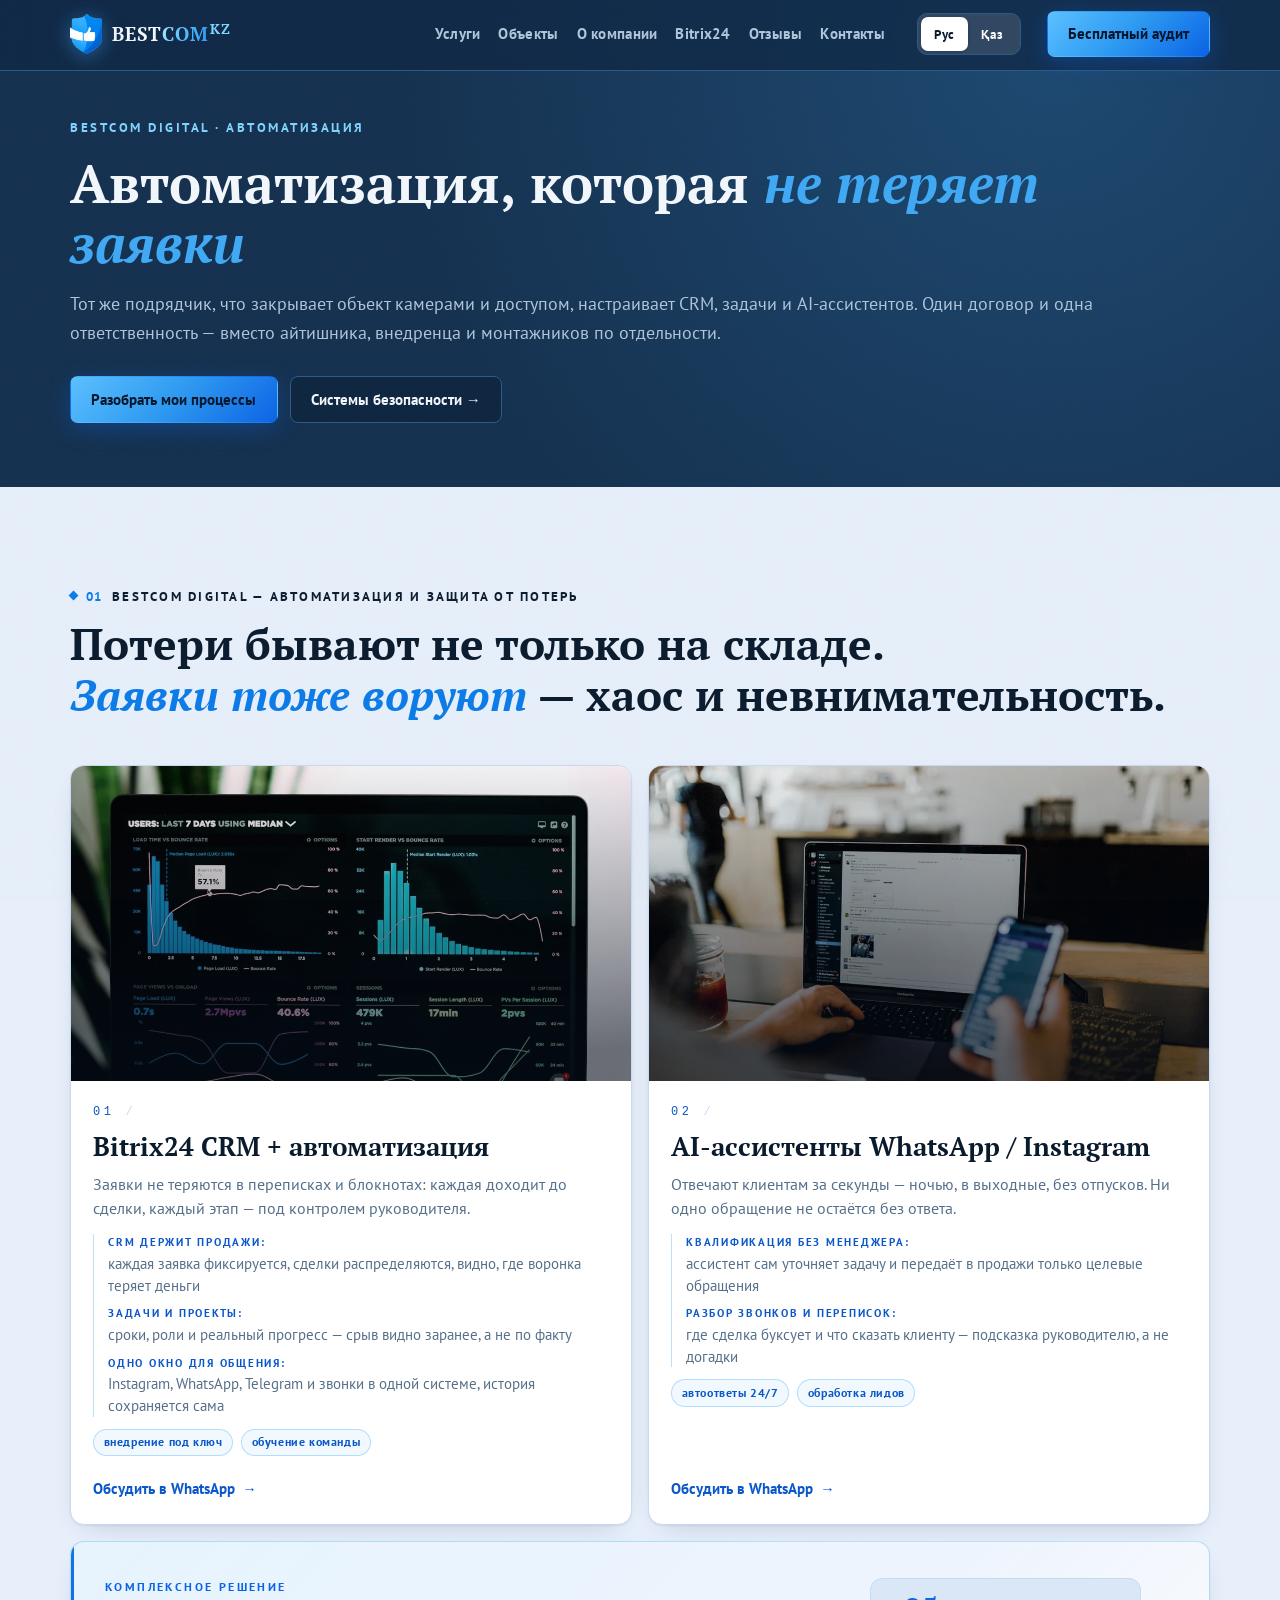
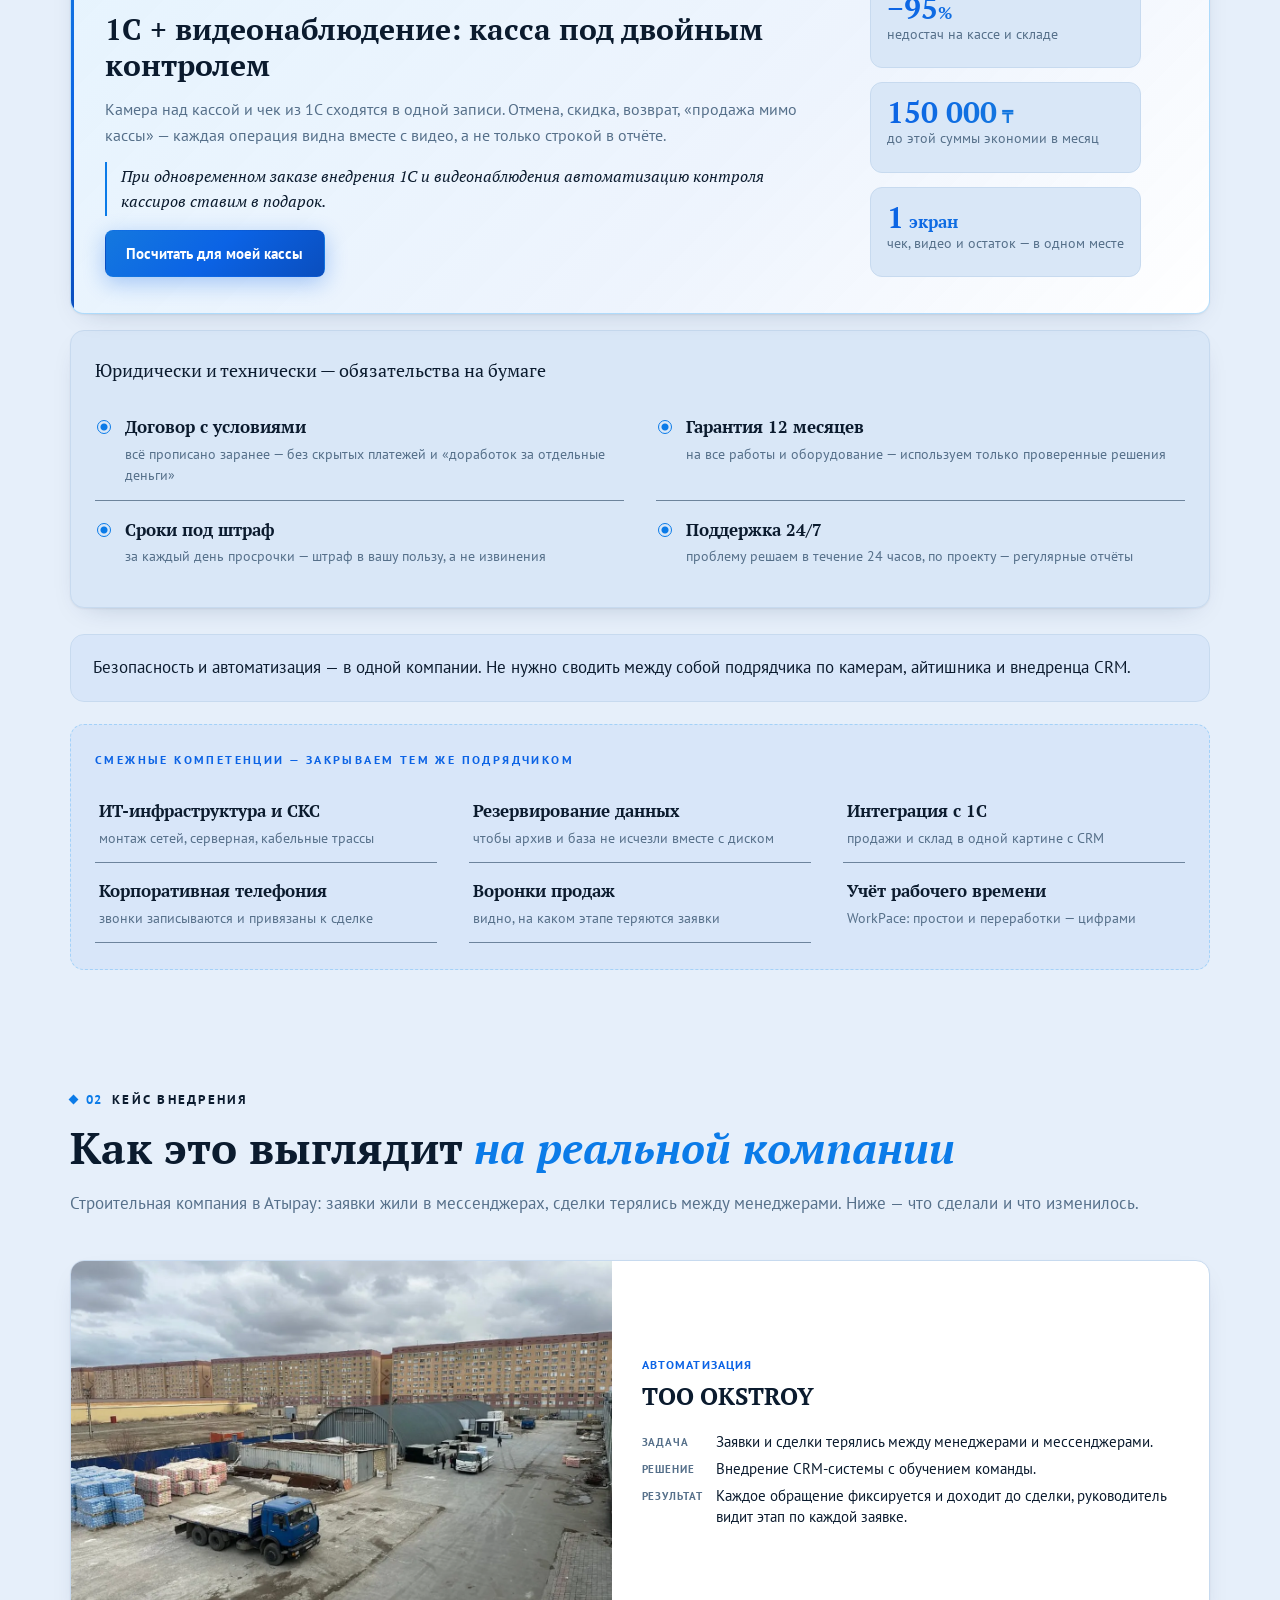
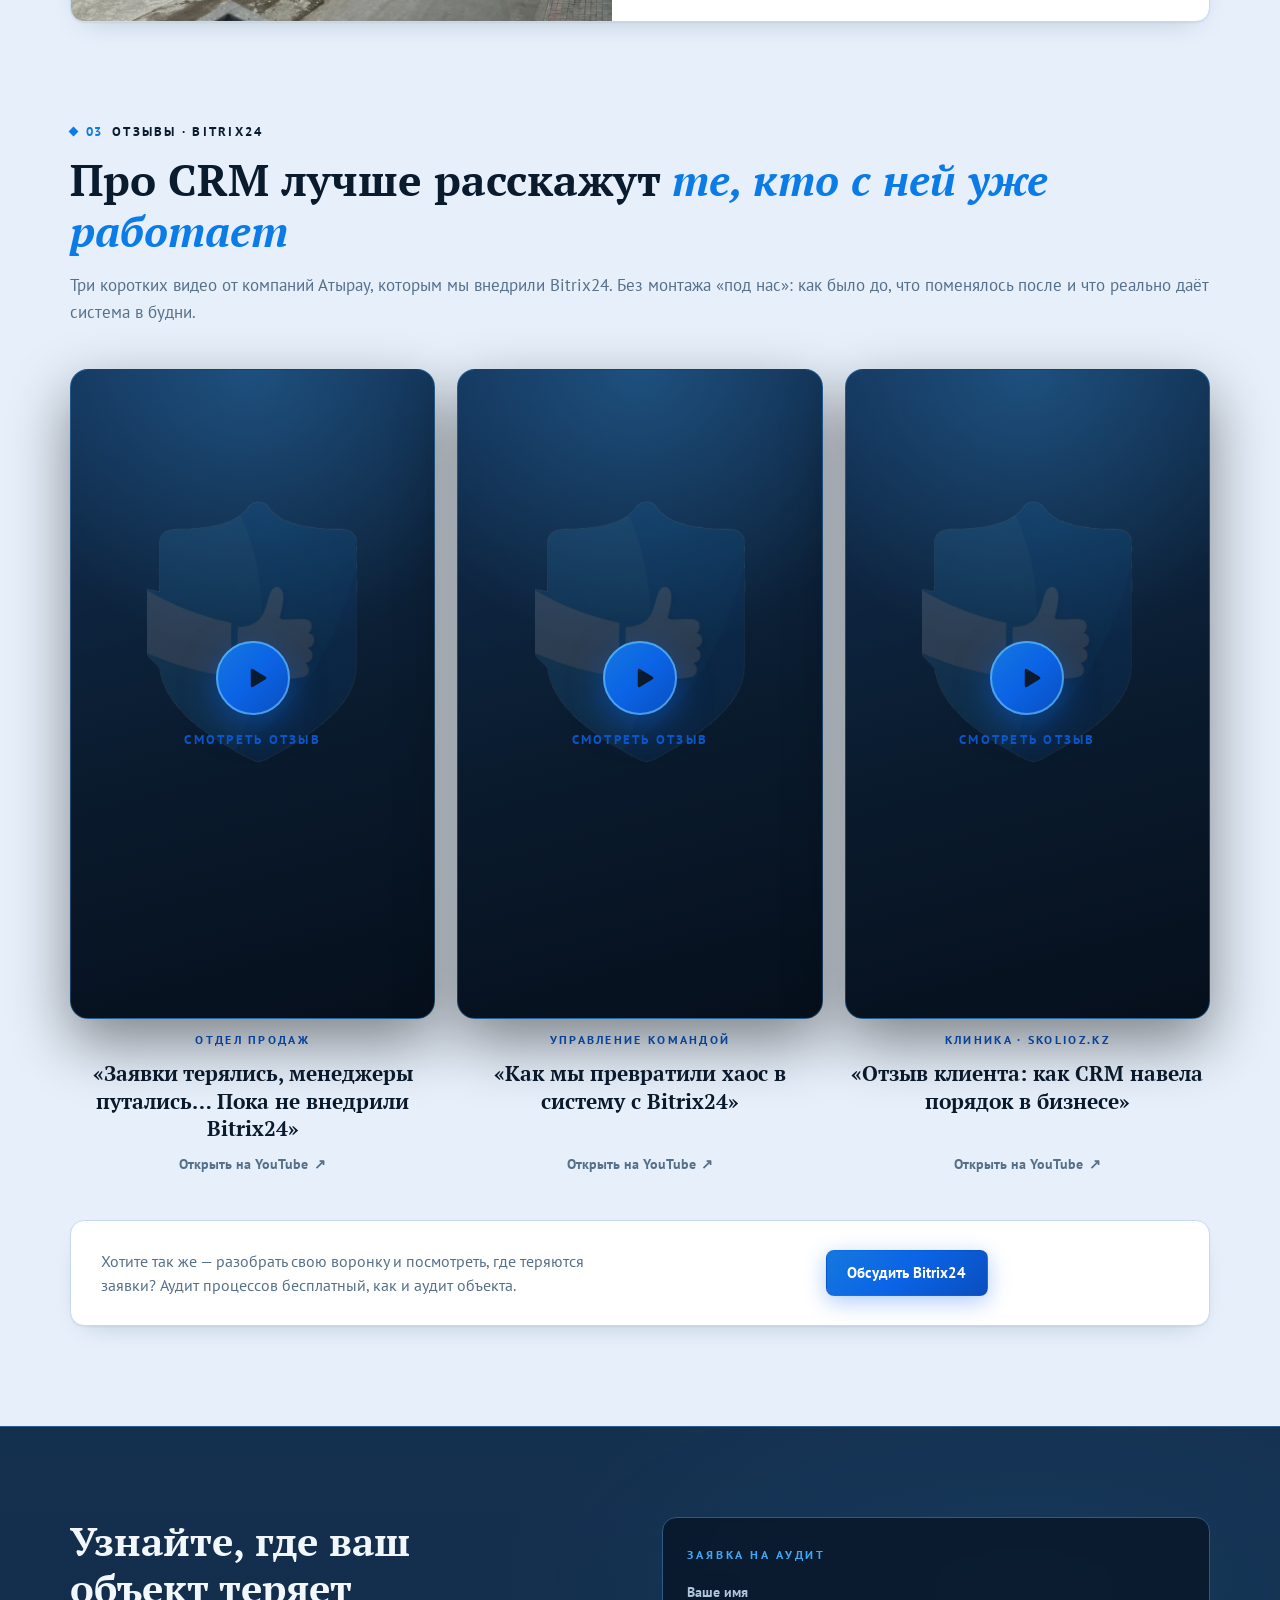
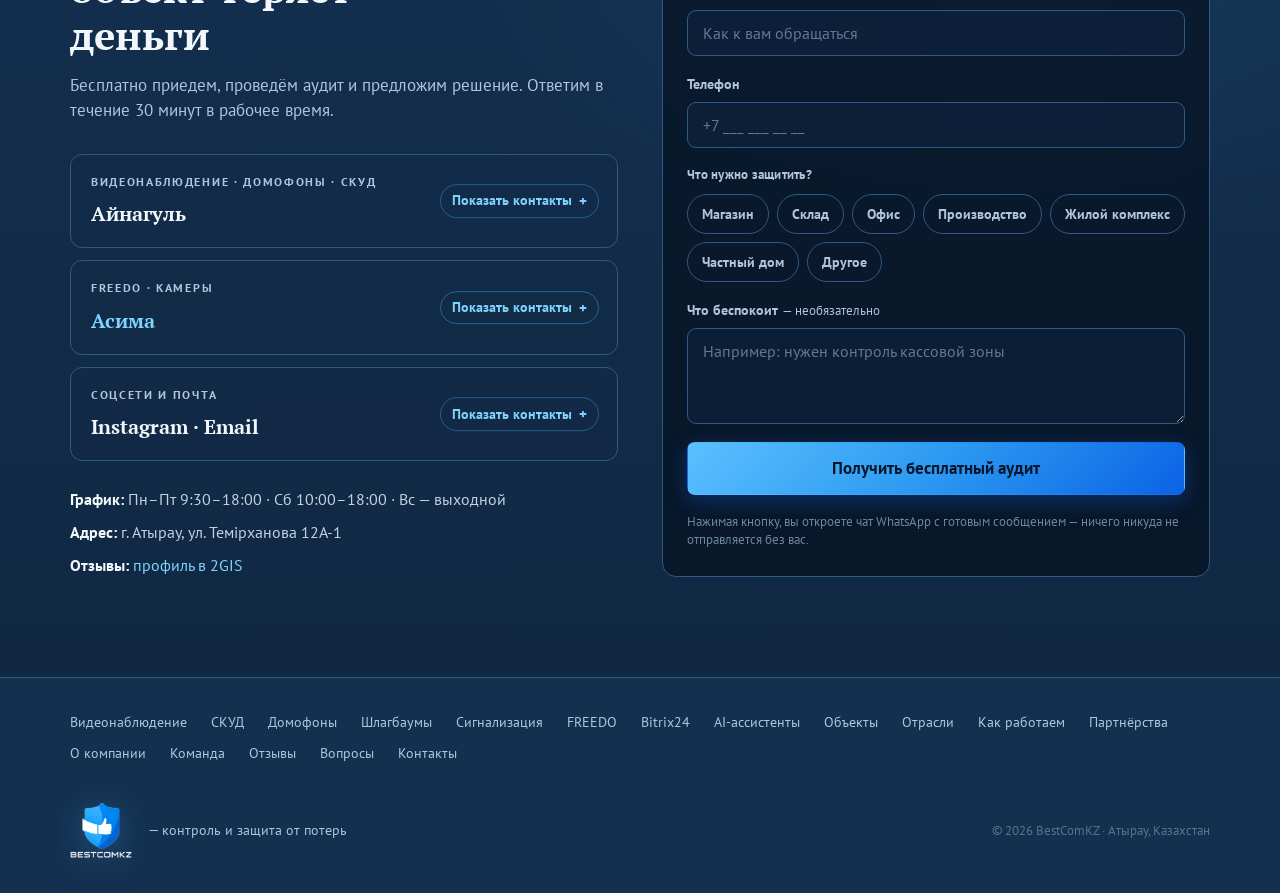
<file: bitrix24/index.html>
<!DOCTYPE html>
<html lang="ru"
  data-title-ru="Bitrix24, AI-ассистенты и 1С в Атырау | BestCom Digital"
  data-title-kz="Атыраудағы Bitrix24, AI-ассистенттер және 1С | BestCom Digital"
  data-desc-ru="Внедрение Bitrix24 CRM, AI-ассистенты в WhatsApp и Instagram, связка 1С с видеонаблюдением. Заявки не теряются, каждый этап под контролем. Атырау, BestComKZ."
  data-desc-kz="Bitrix24 CRM енгізу, WhatsApp пен Instagram-дағы AI-ассистенттер, 1С пен бейнебақылау байланысы. Өтінімдер жоғалмайды. Атырау, BestComKZ.">
<head>
  <meta charset="UTF-8">
  <meta name="viewport" content="width=device-width, initial-scale=1.0">
  <!-- Google tag (gtag.js) - Google Ads AW-18422633584 -->
  <script async src="https://www.googletagmanager.com/gtag/js?id=AW-18422633584"></script>
  <script>
    window.dataLayer = window.dataLayer || [];
    function gtag(){dataLayer.push(arguments);}
    gtag('js', new Date());
    gtag('config', 'AW-18422633584');
  </script>

  <title>Bitrix24, AI-ассистенты и 1С в Атырау | BestCom Digital</title>
  <meta name="description" content="Внедрение Bitrix24 CRM, AI-ассистенты в WhatsApp и Instagram, связка 1С с видеонаблюдением. Заявки не теряются, каждый этап под контролем. Атырау, BestComKZ.">
  <link rel="canonical" href="https://security.bestcom.kz/bitrix24/">
  <meta name="theme-color" content="#060F1C" media="(prefers-color-scheme: dark)">
  <meta name="theme-color" content="#E6EFFA">

  <meta property="og:type" content="website">
  <meta property="og:locale" content="ru_RU">
  <meta property="og:site_name" content="BestComKZ">
  <meta property="og:title" content="BestCom Digital — Bitrix24, AI-ассистенты и 1С">
  <meta property="og:description" content="Автоматизация бизнеса в Атырау: CRM, задачи, AI-ассистенты и связка 1С с видеонаблюдением.">
  <meta property="og:url" content="https://security.bestcom.kz/bitrix24/">
  <meta property="og:image" content="https://security.bestcom.kz/assets/og-image.jpg">
  <meta name="twitter:card" content="summary_large_image">

  <link rel="icon" href="../assets/favicon.ico" sizes="48x48">
  <link rel="icon" type="image/png" href="../assets/favicon-32.png" sizes="32x32">
  <link rel="apple-touch-icon" href="../assets/apple-touch-icon.png">

  <link rel="preconnect" href="https://fonts.googleapis.com">
  <link rel="preconnect" href="https://fonts.gstatic.com" crossorigin>
  <link href="https://fonts.googleapis.com/css2?family=PT+Serif:ital,wght@0,400;0,700;1,400&family=PT+Sans:wght@400;700&display=swap" rel="stylesheet">

  <link rel="stylesheet" href="../styles.css?v=20260902-1">

  <script type="application/ld+json">
  {
    "@context": "https://schema.org",
    "@type": "Service",
    "name": "Внедрение Bitrix24 и автоматизация бизнеса",
    "serviceType": "Внедрение CRM, AI-ассистенты, интеграция 1С",
    "areaServed": { "@type": "City", "name": "Атырау" },
    "provider": {
      "@type": "LocalBusiness",
      "name": "BestComKZ",
      "url": "https://security.bestcom.kz/",
      "telephone": "+77000969967",
      "address": { "@type": "PostalAddress", "addressLocality": "Атырау", "streetAddress": "ул. Темірханова 12А-1", "addressCountry": "KZ" }
    },
    "url": "https://security.bestcom.kz/bitrix24/"
  }
  </script>
</head>
<body>

<!-- ШАПКА -->
<header class="hdr on-dark" id="hdr">
  <div class="hdr__in">
    <a class="brand" href="../" aria-label="BestComKZ — на главную">
      <!-- Фирменный знак клиента (щит с большим пальцем), вырезан из присланного
           логотипа: белая «рука» сохранена, фон прозрачный. -->
      <img class="brand__mark" src="../assets/logo-mark.webp" alt="" width="451" height="560" fetchpriority="high" decoding="async">
      <span class="brand__text">BEST<b>COM</b><i>KZ</i></span>
    </a>
    <nav class="nav" id="nav" aria-label="Основная навигация">
      <a href="../#videonablyudenie" data-i="t001">Услуги</a>
      <a href="../#obekty" data-i="t002">Объекты</a>
      <a href="../#o-kompanii" data-i="t003">О компании</a>
      <a href="#bitrix24" data-i="bp06">Bitrix24</a>
      <a href="#otzyvy" data-i="v000">Отзывы</a>
      <a href="#kontakty" data-i="t006">Контакты</a>
    </nav>
    <div class="lang" role="group" aria-label="Язык сайта / Сайт тілі">
      <button type="button" class="lang__btn is-active" data-lang="ru" lang="ru">Рус</button>
      <button type="button" class="lang__btn" data-lang="kz" lang="kk">Қаз</button>
    </div>
    <a class="btn btn--acc hdr__cta" href="#kontakty" data-cta="audit">
      <span data-i="t000">Бесплатный аудит</span>
    </a>
    <button class="burger" id="burger" data-i-aria="a_menu" aria-label="Открыть меню" aria-expanded="false">
      <span></span><span></span><span></span>
    </button>
  </div>
  <div class="hdr__beam" aria-hidden="true"><i id="beam"></i></div>
</header>

<main id="top">

<!-- ПЕРВЫЙ ЭКРАН -->
<section class="pagehero on-dark" aria-label="BestCom Digital — автоматизация бизнеса">
  <div class="wrap">
    <p class="pagehero__k" data-i="bp01">BestCom Digital · автоматизация</p>
    <h1 class="pagehero__h" data-i="bp02">Автоматизация, которая <em>не теряет заявки</em></h1>
    <p class="pagehead__t pagehero__t" data-i="bp03">Тот же подрядчик, что закрывает объект камерами и доступом,
    настраивает CRM, задачи и AI-ассистентов. Один договор и одна ответственность —
    вместо айтишника, внедренца и монтажников по отдельности.</p>
    <p class="pagehero__cta">
      <a class="btn btn--acc" href="#kontakty" data-cta="audit" data-i="bp04">Разобрать мои процессы</a>
      <a class="btn btn--ghost" href="../" data-i="bp05">Системы безопасности →</a>
    </p>
  </div>
</section>

<section class="digital" aria-label="Автоматизация бизнеса">
  <div class="wrap">
    <header class="sechead rev" data-rev>
      <p class="sechead__k"><i class="sechead__n">01</i><span data-i="t174">BestCom Digital — автоматизация и защита от потерь</span></p>
      <h2 class="sechead__h" data-i="t175">Потери бывают не только на складе.<br><em>Заявки тоже воруют</em> — хаос и невнимательность.</h2>
    </header>

    <div class="digital__grid">
      <article class="card card--photo rev" data-rev id="bitrix24">
        <figure class="card__media card__media--ph">
          <img src="../assets/crm-dash.webp" alt="Bitrix24 CRM: контроль заявок и сделок" data-i-alt="a_crm" width="1000" height="667" loading="lazy" decoding="async">
        </figure>
        <div class="card__body">
          <p class="card__num">01</p>
          <h3 class="card__h" data-i="t176">Bitrix24 CRM + автоматизация</h3>
          <p class="card__t" data-i="t177">Заявки не теряются в переписках и блокнотах: каждая доходит до сделки,
          каждый этап — под контролем руководителя.</p>
          <ul class="card__spec">
            <li data-i="b001"><b>CRM держит продажи:</b> каждая заявка фиксируется, сделки распределяются, видно, где воронка теряет деньги</li>
            <li data-i="b002"><b>Задачи и проекты:</b> сроки, роли и реальный прогресс — срыв видно заранее, а не по факту</li>
            <li data-i="b003"><b>Одно окно для общения:</b> Instagram, WhatsApp, Telegram и звонки в одной системе, история сохраняется сама</li>
          </ul>
          <p class="card__tags" data-i="t178"><span>внедрение под ключ</span><span>обучение команды</span></p>
          <a class="card__cta" href="https://wa.me/77000969967?text=Здравствуйте! Интересует внедрение Bitrix24." target="_blank" rel="noopener" data-i="t179">Обсудить в WhatsApp</a>
        </div>
      </article>

      <article class="card card--photo rev" data-rev id="ai-assistenty">
        <figure class="card__media card__media--ph">
          <img src="../assets/ai-chat.webp" alt="AI-ассистент отвечает клиентам в WhatsApp и Instagram" data-i-alt="a_ai" width="1000" height="667" loading="lazy" decoding="async">
        </figure>
        <div class="card__body">
          <p class="card__num">02</p>
          <h3 class="card__h" data-i="t180">AI-ассистенты WhatsApp / Instagram</h3>
          <p class="card__t" data-i="t181">Отвечают клиентам за секунды — ночью, в выходные, без отпусков.
          Ни одно обращение не остаётся без ответа.</p>
          <ul class="card__spec">
            <li data-i="b004"><b>Квалификация без менеджера:</b> ассистент сам уточняет задачу и передаёт в продажи только целевые обращения</li>
            <li data-i="b005"><b>Разбор звонков и переписок:</b> где сделка буксует и что сказать клиенту — подсказка руководителю, а не догадки</li>
          </ul>
          <p class="card__tags" data-i="t182"><span>автоответы 24/7</span><span>обработка лидов</span></p>
          <a class="card__cta" href="https://wa.me/77000969967?text=Здравствуйте! Интересуют AI-ассистенты для WhatsApp/Instagram." target="_blank" rel="noopener" data-i="t183">Обсудить в WhatsApp</a>
        </div>
      </article>
    </div>

    <!-- Комплексное решение 1С + видеонаблюдение и блок гарантий — из презентации клиента
         `_project/source/Bitrix24 1600PX.pdf`. Цифры (−95%, 150 000 ₸, 12 месяцев, штраф
         за просрочку) — заявления самой компании из её материала.
         TBD: подтвердить у Ерлана, что подарок и штраф за срок действуют сейчас. -->
    <article class="combo rev" data-rev id="1c-video">
      <div class="combo__body">
        <p class="combo__k" data-i="b006">Комплексное решение</p>
        <h3 class="combo__h" data-i="b007">1С + видеонаблюдение: касса под двойным контролем</h3>
        <p class="combo__t" data-i="b008">Камера над кассой и чек из 1С сходятся в одной записи. Отмена, скидка,
        возврат, «продажа мимо кассы» — каждая операция видна вместе с видео, а не только строкой в отчёте.</p>
        <p class="combo__gift" data-i="b009">При одновременном заказе внедрения 1С и видеонаблюдения автоматизацию
        контроля кассиров ставим в подарок.</p>
        <a class="btn btn--acc" href="https://wa.me/77000969967?text=Здравствуйте! Интересует связка 1С и видеонаблюдения для кассовой зоны." target="_blank" rel="noopener" data-ch="whatsapp" data-contact="1c-video" data-i="b010">Посчитать для моей кассы</a>
      </div>
      <ul class="combo__nums">
        <li><span class="combo__n">−95<b>%</b></span><span class="combo__l" data-i="b011">недостач на кассе и складе</span></li>
        <li><span class="combo__n">150 000<b> ₸</b></span><span class="combo__l" data-i="b012">до этой суммы экономии в месяц</span></li>
        <li><span class="combo__n">1<b> экран</b></span><span class="combo__l" data-i="b013">чек, видео и остаток — в одном месте</span></li>
      </ul>
    </article>

    <div class="guar rev" data-rev>
      <p class="guar__k" data-i="b014">Юридически и технически — обязательства на бумаге</p>
      <ul class="guar__list">
        <li data-i="b015"><b>Договор с условиями</b><span>всё прописано заранее — без скрытых платежей и «доработок за отдельные деньги»</span></li>
        <li data-i="b016"><b>Гарантия 12 месяцев</b><span>на все работы и оборудование — используем только проверенные решения</span></li>
        <li data-i="b017"><b>Сроки под штраф</b><span>за каждый день просрочки — штраф в вашу пользу, а не извинения</span></li>
        <li data-i="b018"><b>Поддержка 24/7</b><span>проблему решаем в течение 24 часов, по проекту — регулярные отчёты</span></li>
      </ul>
    </div>

    <p class="digital__sum rev" data-rev data-i="n090">Безопасность и автоматизация — в одной компании.
    Не нужно сводить между собой подрядчика по камерам, айтишника и внедренца CRM.</p>

    <!-- TBD: направления с действующего сайта, которых не было в брифе Ерлана.
         Оставлены компактной строкой компетенций — подтвердить, выносить ли их
         в полноценные блоки лэндинга. -->
    <div class="extra rev" data-rev>
      <p class="extra__k" data-i="t184">Смежные компетенции — закрываем тем же подрядчиком</p>
      <ul class="extra__list">
        <li data-i="t185"><b>ИТ-инфраструктура и СКС</b><span>монтаж сетей, серверная, кабельные трассы</span></li>
        <li data-i="t186"><b>Резервирование данных</b><span>чтобы архив и база не исчезли вместе с диском</span></li>
        <li data-i="t187"><b>Интеграция с 1С</b><span>продажи и склад в одной картине с CRM</span></li>
        <li data-i="t188"><b>Корпоративная телефония</b><span>звонки записываются и привязаны к сделке</span></li>
        <li data-i="t189"><b>Воронки продаж</b><span>видно, на каком этапе теряются заявки</span></li>
        <li data-i="t190"><b>Учёт рабочего времени</b><span>WorkPace: простои и переработки — цифрами</span></li>
      </ul>
    </div>
  </div>
</section>

<!-- КЕЙС ВНЕДРЕНИЯ -->
<section class="cases" id="keys" aria-label="Кейс внедрения CRM">
  <div class="wrap">
    <header class="sechead rev" data-rev>
      <p class="sechead__k"><i class="sechead__n">02</i><span data-i="bp20">Кейс внедрения</span></p>
      <h2 class="sechead__h" data-i="bp21">Как это выглядит <em>на реальной компании</em></h2>
      <p class="sechead__s" data-i="bp22">Строительная компания в Атырау: заявки жили в мессенджерах,
      сделки терялись между менеджерами. Ниже — что сделали и что изменилось.</p>
    </header>
    <div class="cases__grid">
<article class="case case--feature rev" data-rev>
        <figure class="case__ph"><img src="../assets/case-okstroy.webp" alt="ТОО OKSTROY — внедрение CRM-системы от BestComKZ" width="1200" height="800" loading="lazy" decoding="async"></figure>
        <div class="case__body">
          <p class="case__kind" data-i="c06k">Автоматизация</p>
          <h3 class="case__name" data-i="c06n">ТОО OKSTROY</h3>
          <dl class="case__dl">
            <dt data-i="n020">Задача</dt><dd data-i="c06t">Заявки и сделки терялись между менеджерами и мессенджерами.</dd>
            <dt data-i="n021">Решение</dt><dd data-i="c06s">Внедрение CRM-системы с обучением команды.</dd>
            <dt data-i="n022">Результат</dt><dd data-i="c06r">Каждое обращение фиксируется и доходит до сделки, руководитель видит этап по каждой заявке.</dd>
          </dl>
        </div>
      </article>
    </div>
  </div>
</section>

<!-- ВИДЕООТЗЫВЫ ПО BITRIX24 -->
<!-- Видео с канала клиента @atyrau_bestcomkz. Ролики вертикальные, поэтому
     плитка портретная. Iframe НЕ грузится, пока не нажали play (фасад) —
     иначе три плеера YouTube тянут ~1.5 МБ на каждой загрузке страницы. -->
<section class="vrev" id="otzyvy" aria-label="Видеоотзывы клиентов о внедрении Bitrix24">
  <div class="wrap">
    <header class="sechead rev" data-rev>
      <p class="sechead__k"><i class="sechead__n">03</i><span data-i="v001">Отзывы · Bitrix24</span></p>
      <h2 class="sechead__h" data-i="v002">Про CRM лучше расскажут <em>те, кто с ней уже работает</em></h2>
      <p class="sechead__s" data-i="v003">Три коротких видео от компаний Атырау, которым мы внедрили Bitrix24.
      Без монтажа «под нас»: как было до, что поменялось после и что реально даёт система в будни.</p>
    </header>

    <div class="vrev__grid">
      <article class="vrev__c rev" data-rev>
        <div class="vrev__media" data-yt="et7e5x377VI">
          <button class="vrev__play" type="button" data-i-aria="v_a1"
            aria-label="Смотреть видеоотзыв: заявки терялись, менеджеры путались — пока не внедрили Bitrix24">
            <span class="vrev__shine" aria-hidden="true"></span>
            <span class="vrev__ico" aria-hidden="true">
              <svg viewBox="0 0 24 24"><path fill="currentColor" d="M9 6.5v11a1 1 0 0 0 1.5.87l9-5.5a1 1 0 0 0 0-1.74l-9-5.5A1 1 0 0 0 9 6.5Z"/></svg>
            </span>
            <span class="vrev__dur" data-i="v_watch">Смотреть отзыв</span>
          </button>
        </div>
        <p class="vrev__k" data-i="v004">Отдел продаж</p>
        <h3 class="vrev__h" data-i="v005">«Заявки терялись, менеджеры путались… Пока не внедрили Bitrix24»</h3>
        <a class="vrev__link" href="https://youtu.be/et7e5x377VI" target="_blank" rel="noopener" data-ch="youtube" data-contact="review" data-i="v_yt">Открыть на YouTube</a>
      </article>

      <article class="vrev__c rev" data-rev>
        <div class="vrev__media" data-yt="nUV2HHxR518">
          <button class="vrev__play" type="button" data-i-aria="v_a2"
            aria-label="Смотреть видеоотзыв: как мы превратили хаос в систему с Bitrix24">
            <span class="vrev__shine" aria-hidden="true"></span>
            <span class="vrev__ico" aria-hidden="true">
              <svg viewBox="0 0 24 24"><path fill="currentColor" d="M9 6.5v11a1 1 0 0 0 1.5.87l9-5.5a1 1 0 0 0 0-1.74l-9-5.5A1 1 0 0 0 9 6.5Z"/></svg>
            </span>
            <span class="vrev__dur" data-i="v_watch">Смотреть отзыв</span>
          </button>
        </div>
        <p class="vrev__k" data-i="v006">Управление командой</p>
        <h3 class="vrev__h" data-i="v007">«Как мы превратили хаос в систему с Bitrix24»</h3>
        <a class="vrev__link" href="https://youtu.be/nUV2HHxR518" target="_blank" rel="noopener" data-ch="youtube" data-contact="review" data-i="v_yt">Открыть на YouTube</a>
      </article>

      <article class="vrev__c rev" data-rev>
        <div class="vrev__media" data-yt="HIeiuKDYhlo">
          <button class="vrev__play" type="button" data-i-aria="v_a3"
            aria-label="Смотреть видеоотзыв клиента skolioz.kz о внедрении Bitrix24">
            <span class="vrev__shine" aria-hidden="true"></span>
            <span class="vrev__ico" aria-hidden="true">
              <svg viewBox="0 0 24 24"><path fill="currentColor" d="M9 6.5v11a1 1 0 0 0 1.5.87l9-5.5a1 1 0 0 0 0-1.74l-9-5.5A1 1 0 0 0 9 6.5Z"/></svg>
            </span>
            <span class="vrev__dur" data-i="v_watch">Смотреть отзыв</span>
          </button>
        </div>
        <p class="vrev__k" data-i="v008">Клиника · skolioz.kz</p>
        <h3 class="vrev__h" data-i="v009">«Отзыв клиента: как CRM навела порядок в бизнесе»</h3>
        <a class="vrev__link" href="https://youtu.be/HIeiuKDYhlo" target="_blank" rel="noopener" data-ch="youtube" data-contact="review" data-i="v_yt">Открыть на YouTube</a>
      </article>
    </div>

    <div class="vrev__foot rev" data-rev>
      <p data-i="v010">Хотите так же — разобрать свою воронку и посмотреть, где теряются заявки?
      Аудит процессов бесплатный, как и аудит объекта.</p>
      <div class="vrev__acts">
        <a class="btn btn--acc" href="https://wa.me/77000969967?text=Здравствуйте! Хочу обсудить внедрение Bitrix24." target="_blank" rel="noopener" data-ch="whatsapp" data-contact="bitrix24" data-i="v011">Обсудить Bitrix24</a>
        <a class="btn btn--ghost" href="https://www.youtube.com/@atyrau_bestcomkz" target="_blank" rel="noopener" data-ch="youtube" data-contact="channel" data-i="v012">Все видео на канале</a>
      </div>
    </div>
  </div>
</section>

<section class="contact on-dark" id="kontakty" aria-label="Контакты">
  <div class="wrap contact__grid">
    <div class="contact__info rev" data-rev>
      <h2 class="contact__h" data-i="t217">Узнайте, где ваш объект теряет деньги</h2>
      <p class="contact__s" data-i="t218">Бесплатно приедем, проведём аудит и предложим решение.
      Ответим в течение 30 минут в рабочее время.</p>

      <!-- Контакты раскрываются по клику: каждое раскрытие и каждый переход
           отдаёт событие в dataLayer/gtag (см. script.js → trackEvent).
           Это и есть точки конверсии «получение контакта» для Google Ads. -->
      <div class="contact__people">

        <details class="cbox" data-contact="ainagul">
          <summary>
            <span class="cbox__role" data-i="c1_role">Видеонаблюдение · домофоны · СКУД</span>
            <span class="cbox__name" data-i="c1_name">Айнагуль</span>
            <span class="cbox__hint" data-i="c_show">Показать контакты</span>
            <span class="cbox__hint cbox__hint--hide" data-i="c_hide">Свернуть</span>
          </summary>
          <div class="cbox__body">
            <a class="cbox__tel" href="tel:+77000969967" data-ch="tel" data-contact="ainagul">+7 700 096 99 67</a>
            <a class="btn btn--acc cbox__wa" href="https://wa.me/77000969967?text=Здравствуйте! Хочу обсудить безопасность объекта." target="_blank" rel="noopener" data-ch="whatsapp" data-contact="ainagul" data-i="c_wa">Написать в WhatsApp</a>
          </div>
        </details>

        <details class="cbox cbox--freedo" data-contact="asima">
          <summary>
            <span class="cbox__role" data-i="c2_role">FREEDO · камеры</span>
            <span class="cbox__name" data-i="c2_name">Асима</span>
            <span class="cbox__hint" data-i="c_show">Показать контакты</span>
            <span class="cbox__hint cbox__hint--hide" data-i="c_hide">Свернуть</span>
          </summary>
          <div class="cbox__body">
            <a class="cbox__tel" href="tel:+77472508062" data-ch="tel" data-contact="asima">+7 747 250 80 62</a>
            <a class="btn btn--accfill cbox__wa" href="https://wa.me/77472508062?text=Здравствуйте! Интересует FREEDO." target="_blank" rel="noopener" data-ch="whatsapp" data-contact="asima" data-i="c_wa">Написать в WhatsApp</a>
          </div>
        </details>

        <details class="cbox cbox--soc" data-contact="soc">
          <summary>
            <span class="cbox__role" data-i="c3_role">Соцсети и почта</span>
            <span class="cbox__name" data-i="c3_name">Instagram · Email</span>
            <span class="cbox__hint" data-i="c_show">Показать контакты</span>
            <span class="cbox__hint cbox__hint--hide" data-i="c_hide">Свернуть</span>
          </summary>
          <div class="cbox__body cbox__body--links">
            <a href="https://www.instagram.com/atyrau_bestcomkz" target="_blank" rel="noopener" data-ch="instagram" data-contact="company">@atyrau_bestcomkz</a>
            <a href="https://www.instagram.com/freedo.kz" target="_blank" rel="noopener" data-ch="instagram" data-contact="freedo">@freedo.kz</a>
            <a href="mailto:info@bestcom.kz" data-ch="email" data-contact="company">info@bestcom.kz</a>
          </div>
        </details>

      </div>

      <ul class="contact__meta">
        <li data-i="t223"><b>График:</b> Пн–Пт 9:30–18:00 · Сб 10:00–18:00 · Вс — выходной</li>
        <li data-i="t224"><b>Адрес:</b> г. Атырау, ул. Темірханова 12А-1</li>
        <li data-i="t225"><b>Отзывы:</b> <a href="https://2gis.kz/atyrau/geo/70000001051373711" target="_blank" rel="noopener" data-ch="2gis" data-contact="company">профиль в 2GIS</a></li>
      </ul>
    </div>

    <form class="contact__form rev" data-rev id="auditForm" novalidate>
      <p class="form__k" data-i="t226">Заявка на аудит</p>
      <label class="field">
        <span data-i="t227">Ваше имя</span>
        <input type="text" name="name" autocomplete="name" placeholder="Как к вам обращаться" data-i-ph="p_name" required>
      </label>
      <label class="field">
        <span data-i="t228">Телефон</span>
        <input type="tel" name="phone" autocomplete="tel" inputmode="tel" placeholder="+7 ___ ___ __ __" data-i-ph="p_phone" required>
      </label>
      <fieldset class="field field--radio">
        <legend data-i="n070">Что нужно защитить?</legend>
        <div class="radios">
          <label><input type="radio" name="obj" value="Магазин"><span data-i="n071">Магазин</span></label>
          <label><input type="radio" name="obj" value="Склад"><span data-i="n072">Склад</span></label>
          <label><input type="radio" name="obj" value="Офис"><span data-i="n073">Офис</span></label>
          <label><input type="radio" name="obj" value="Производство"><span data-i="n074">Производство</span></label>
          <label><input type="radio" name="obj" value="Жилой комплекс"><span data-i="n075">Жилой комплекс</span></label>
          <label><input type="radio" name="obj" value="Частный дом"><span data-i="n076">Частный дом</span></label>
          <label><input type="radio" name="obj" value="Другое"><span data-i="n077">Другое</span></label>
        </div>
      </fieldset>
      <label class="field field--grow">
        <span data-i="t229">Что беспокоит <i class="field__opt" data-i="n078">— необязательно</i></span>
        <textarea name="task" rows="2" placeholder="Например: нужен контроль кассовой зоны" data-i-ph="p_task"></textarea>
      </label>
      <button class="btn btn--acc btn--lg form__submit" type="submit" data-i="t230">Получить бесплатный аудит</button>
      <p class="form__note" data-i="t231">Нажимая кнопку, вы откроете чат WhatsApp с готовым сообщением — ничего никуда не отправляется без вас.</p>
      <div class="form__done" id="formDone" hidden>
        <p data-i="t232"><b>Спасибо!</b> Сообщение сформировано — мы уже открываем WhatsApp.
        Если чат не открылся, напишите нам напрямую: +7 700 096 99 67.</p>
      </div>
    </form>

  </div>
</section>

</main>

<footer class="foot on-dark">
  <div class="wrap foot__in">
    <p class="foot__brand">
      <img class="foot__logo" src="../assets/logo-full-light.webp" alt="BestComKZ" width="720" height="646" loading="lazy" decoding="async">
      <span data-i="t251">— контроль и защита от потерь</span>
    </p>
    <nav class="foot__nav" aria-label="Навигация в подвале">
      <a href="../#videonablyudenie" data-i="t236">Видеонаблюдение</a>
      <a href="../#skud-face-id" data-i="t237">СКУД</a>
      <a href="../#videodomofony" data-i="t238">Домофоны</a>
      <a href="../#shlagbaumy" data-i="t239">Шлагбаумы</a>
      <a href="../#signalizaciya" data-i="t240">Сигнализация</a>
      <a href="../#freedo" data-i="t241">FREEDO</a>
      <a href="#bitrix24" data-i="t242">Bitrix24</a>
      <a href="#ai-assistenty" data-i="t243">AI-ассистенты</a>
      <a href="../#obekty" data-i="t244">Объекты</a>
      <a href="../#otrasli" data-i="n080">Отрасли</a>
      <a href="../#kak-rabotaem" data-i="n081">Как работаем</a>
      <a href="../#partnery" data-i="t245">Партнёрства</a>
      <a href="../#o-kompanii" data-i="t246">О компании</a>
      <a href="../#komanda" data-i="t247">Команда</a>
      <a href="#otzyvy" data-i="v000">Отзывы</a>
      <a href="../#faq" data-i="t248">Вопросы</a>
      <a href="#kontakty" data-i="t249">Контакты</a>
    </nav>
    <p class="foot__copy">© <span id="year">2026</span> <span data-i="t250">BestComKZ · Атырау, Казахстан</span></p>
  </div>
</footer>

<!-- blocking="render" — из-за перехода между страницами. Словарь KZ лежит в script.js,
     и без этого атрибута новая страница успевает нарисоваться по-русски, а перевод
     встаёт кадром позже: при плавном переходе такой подмен виден. Атрибут просит
     браузер не показывать первый кадр, пока скрипт не отработал. Кто атрибут
     не знает — ведёт себя как раньше. -->
<script src="../script.js?v=20260902-1" defer blocking="render"></script>
</body>
</html>
</file>
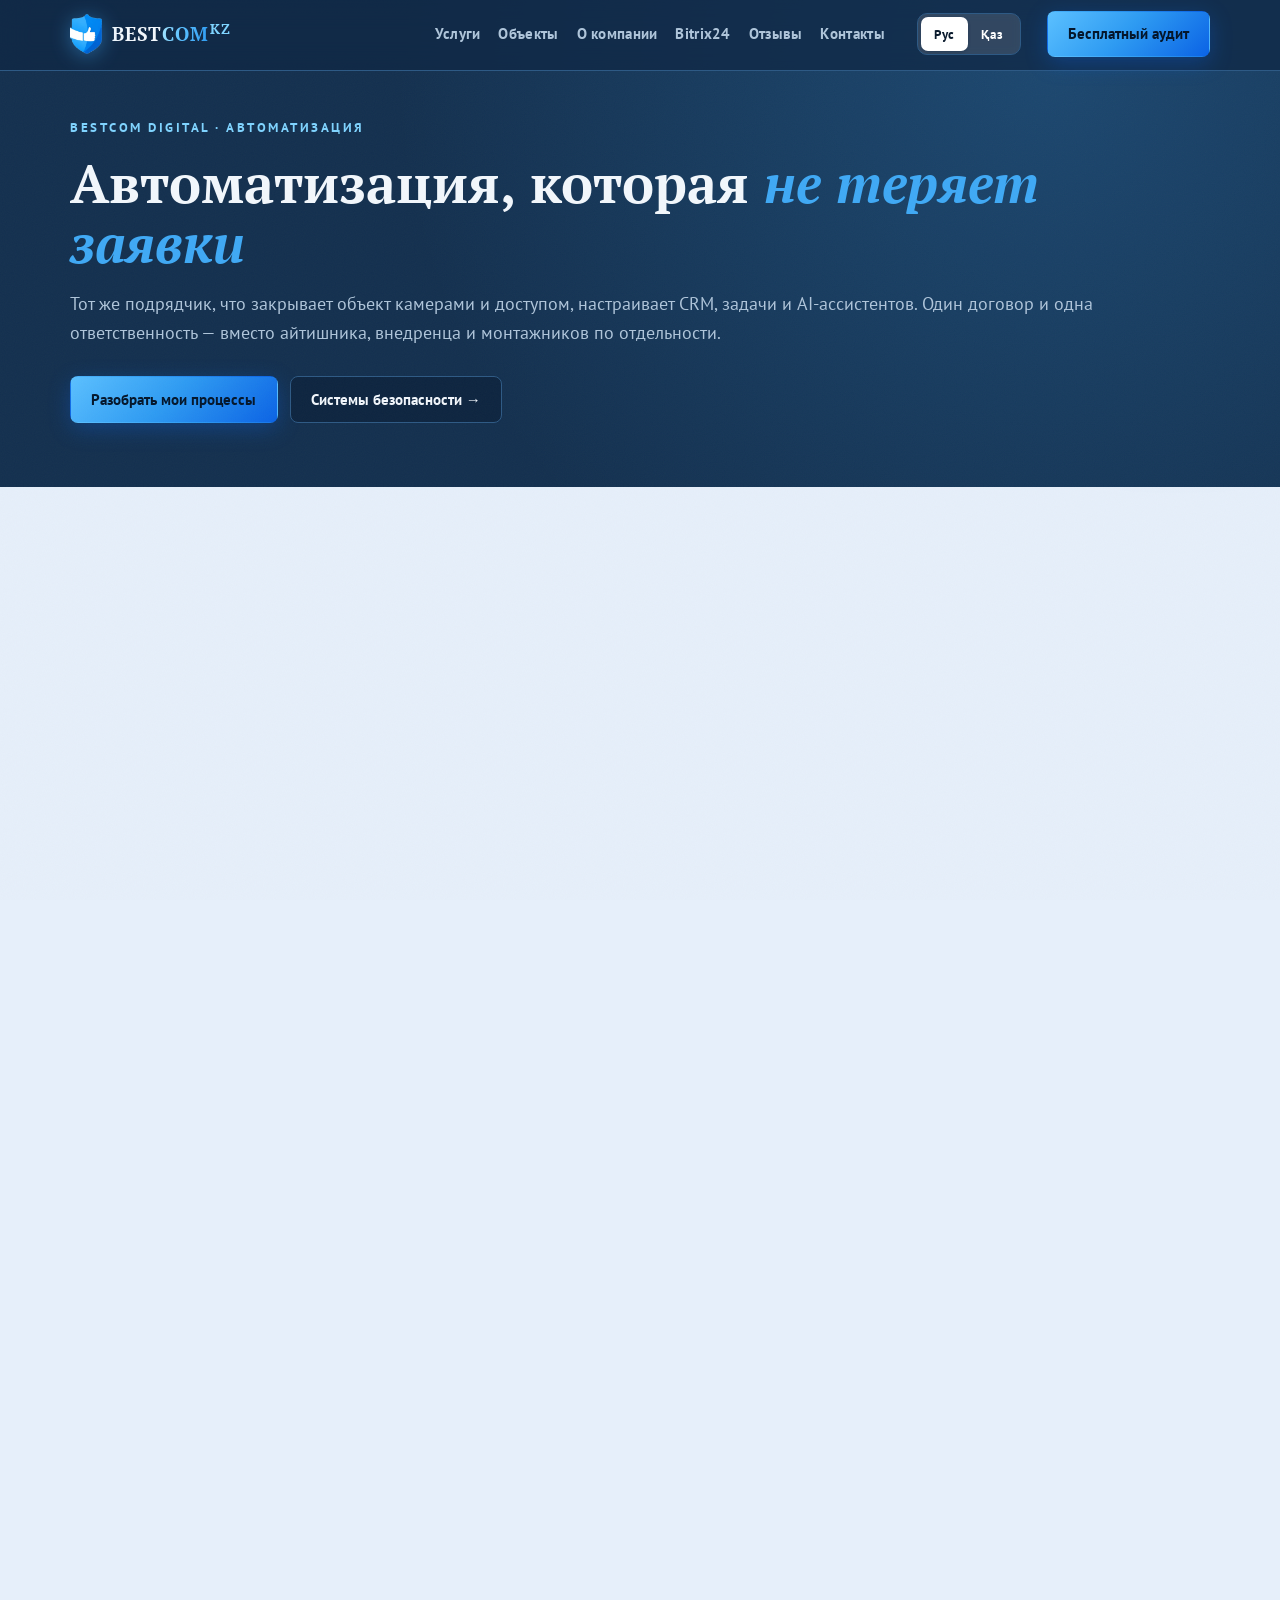
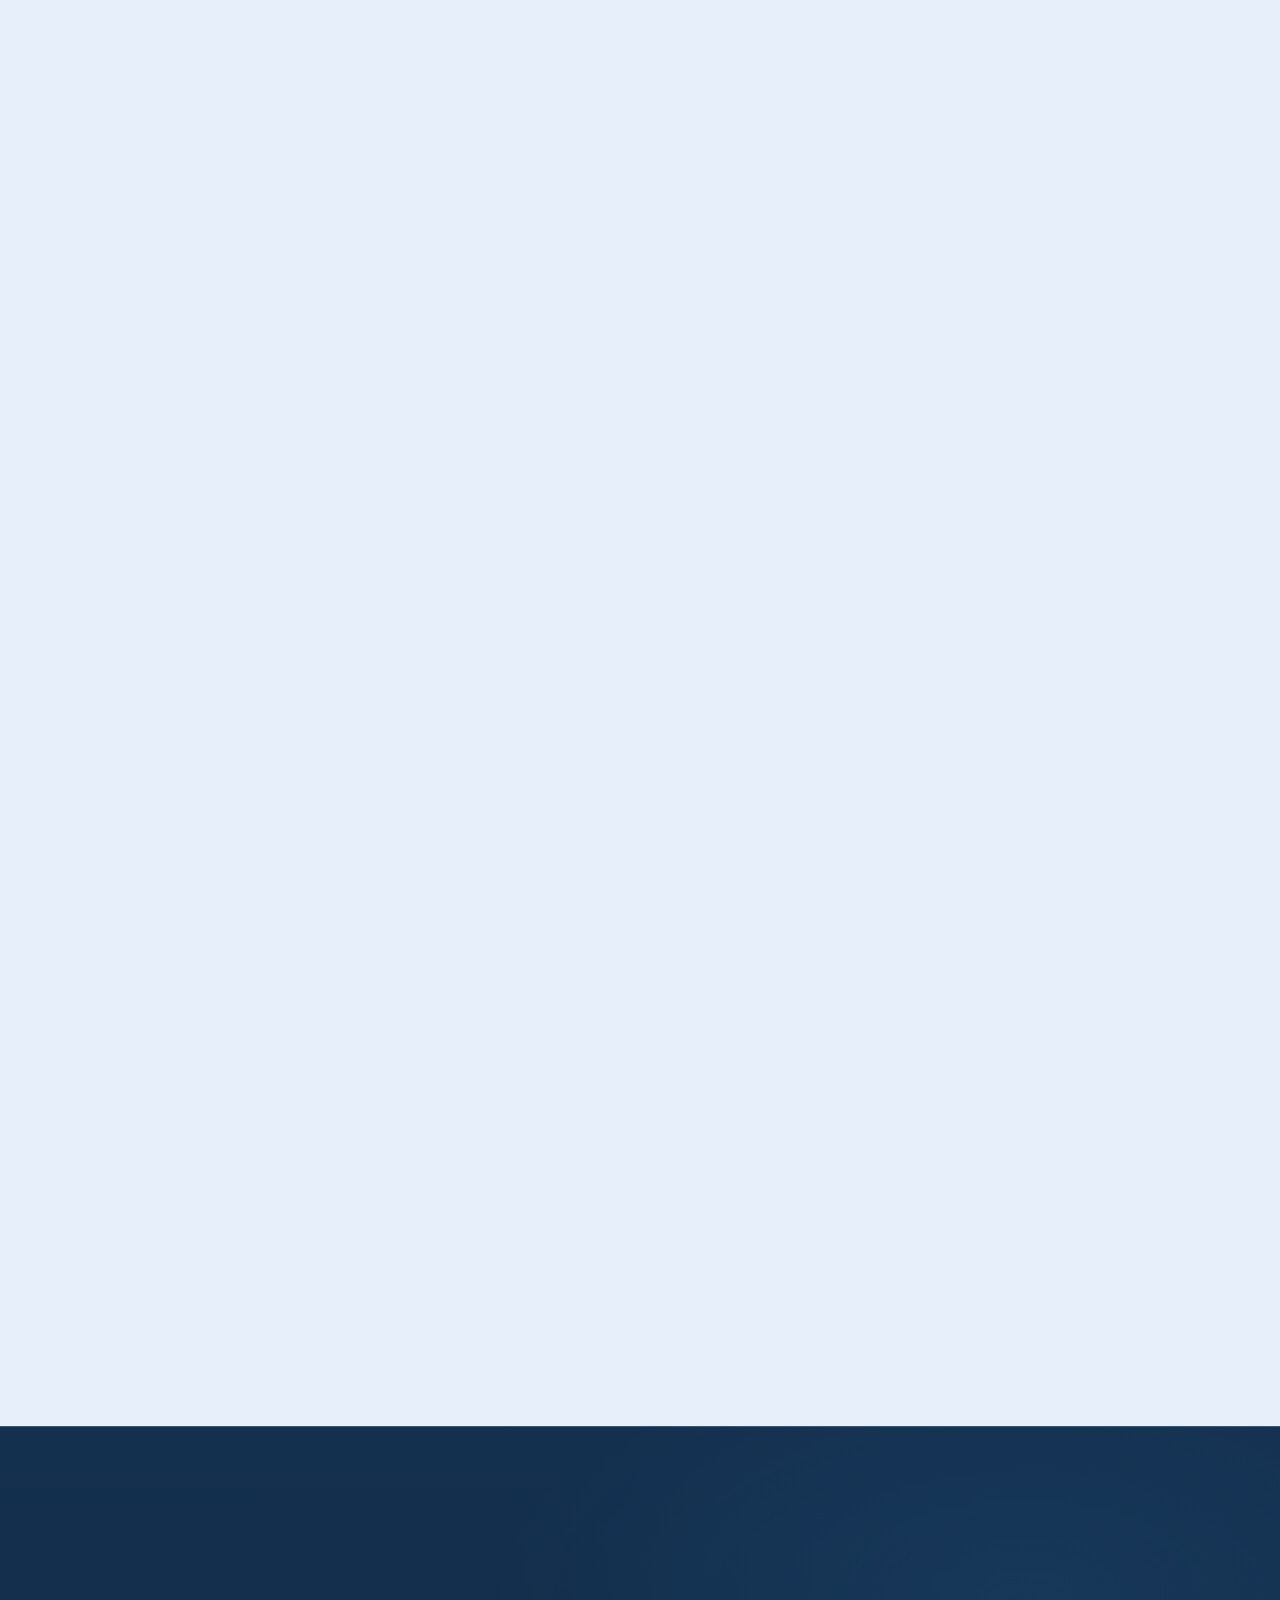
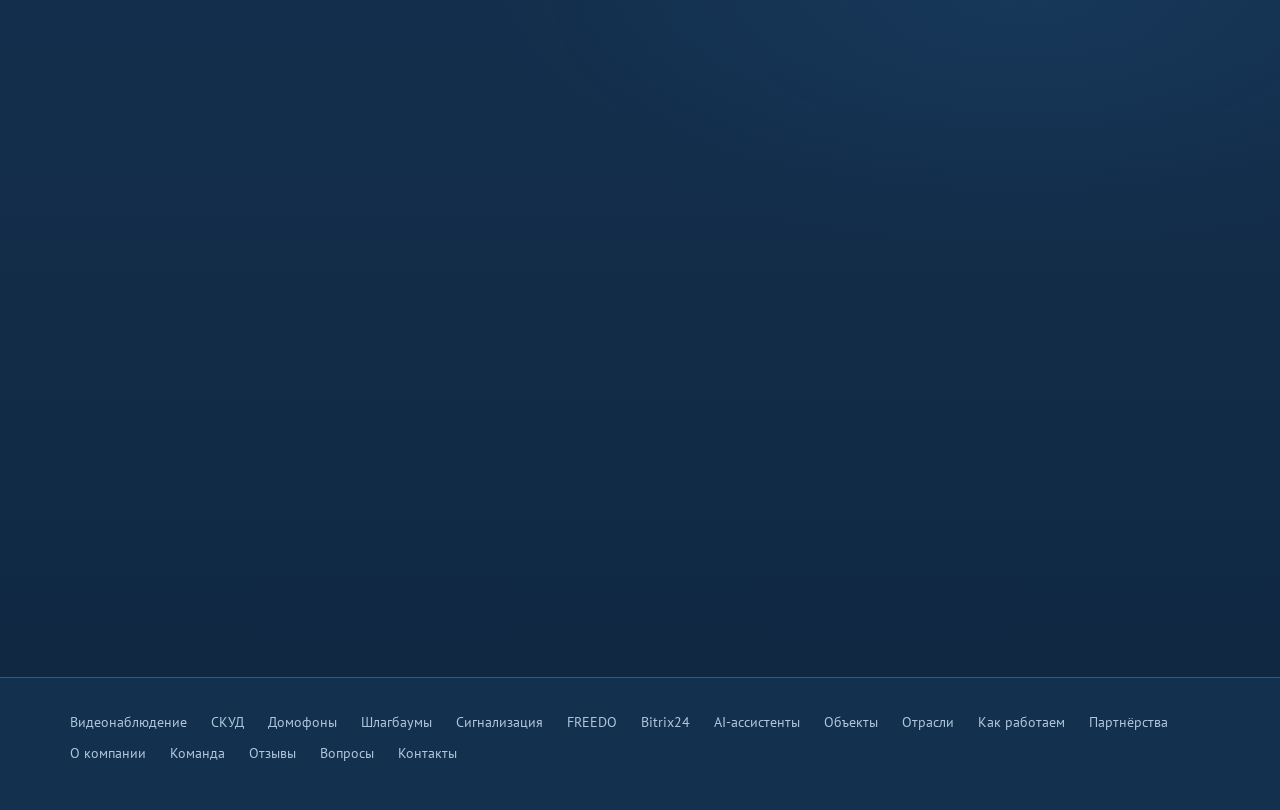
<file: bitrix24.html>
<!DOCTYPE html>
<html lang="ru">
<head>
<meta charset="UTF-8">
<!-- Заглушка. Страница автоматизации переехала с /bitrix24.html на /bitrix24/,
     чтобы адрес был без расширения. Файл оставлен, чтобы старая ссылка,
     которая уже могла разойтись по перепискам, не упиралась в 404. -->
<meta name="robots" content="noindex">
<link rel="canonical" href="https://security.bestcom.kz/bitrix24/">
<meta http-equiv="refresh" content="0; url=bitrix24/">
<title>BestCom Digital — страница переехала</title>
</head>
<body>
<p>Страница переехала: <a href="bitrix24/">BestCom Digital — автоматизация бизнеса</a>.</p>
</body>
</html>
</file>
<file: styles.css>
/* ============================================================
   BestComKZ — «Объект под контролем»
   Палитра построена на фирменном логотипе: синий градиентный щит.
   фон #060F1C · акцент #3FA9F5 → #0B63E5 · свечение #7FD4FF · белый
   Заголовки: Cambria (+PT Serif) · Текст: Calibri (+PT Sans)
   ============================================================ */

:root{
  /* СВЕТЛАЯ ТЕМА — основной фон сайта.
     Тёмные «островки» (hero, манифест, FREEDO, финальный CTA, подвал)
     переопределяют те же переменные через .on-dark — компоненты не меняются. */
  --navy:#E6EFFA;         /* фон страницы — светло-синий */
  --navy-2:#F2F7FD;       /* светлые панели */
  --navy-3:#FFFFFF;       /* карточки */
  --line:#C7DAEF;
  --acc:#0B7BE8;
  --acc-2:#0B63E5;
  --acc-hi:#0A57C9;
  --acc-soft:rgba(11,99,229,.07);
  --grad:linear-gradient(135deg,#1478DF 0%,#0B63E5 50%,#0A4EBE 100%);
  --grad-soft:linear-gradient(135deg,rgba(11,99,229,.08),rgba(20,120,223,.08));
  --grad-text:linear-gradient(100deg,#0B63E5 0%,#1478DF 55%,#0A4EBE 100%);
  --ink:#0B1B2E;
  --sky:#0B63E5;
  --sky-soft:rgba(11,99,229,.09);
  --white:#0B1B2E;        /* основной текст */
  --mut:#56708A;
  --on-acc:#FFFFFF;       /* текст на заливке акцентом */
  --card-sh:0 1px 2px rgba(11,40,80,.07),0 10px 28px -16px rgba(11,40,80,.28);
  --card-bg:#FFFFFF;
  --surf-2:#D9E7F7;      /* приглушённая панель */
  --tint:rgba(11,99,229,.06);
  --card-hover-sh:0 3px 6px rgba(11,27,46,.07),0 22px 48px -20px rgba(11,27,46,.32);
  --card-hover-line:rgba(11,99,229,.45);
  --font-d:Cambria,"PT Serif",Georgia,"Times New Roman",serif;
  --font-t:Calibri,"PT Sans","Segoe UI",Tahoma,Arial,sans-serif;
  --wrap:1180px;
  --r:14px;
}

/* тёмные островки — те же переменные, исходные «пультовые» значения */
.on-dark{
  --navy:#14304F;         /* было #060F1C — почти чёрный */
  --navy-2:#0E2540;
  --navy-3:#1B3D63;
  --line:#2E5A85;
  --acc:#3FA9F5;
  --acc-2:#0B63E5;
  --acc-hi:#7FD4FF;
  --acc-soft:rgba(63,169,245,.14);
  --grad:linear-gradient(135deg,#5BC0FF 0%,#2E9BF2 48%,#0B63E5 100%);
  --grad-soft:linear-gradient(135deg,rgba(91,192,255,.16),rgba(11,99,229,.16));
  --grad-text:linear-gradient(100deg,#A9E6FF 0%,#5BC0FF 42%,#2E9BF2 100%);
  --ink:#04162B;
  --sky:#7FD4FF;
  --sky-soft:rgba(127,212,255,.12);
  --white:#F2F7FC;
  --mut:#AFC5DA;
  --on-acc:#04162B;
  --card-sh:0 18px 40px -22px rgba(0,0,0,.7);
  --card-bg:linear-gradient(170deg,rgba(41,78,120,.7),rgba(18,42,70,.6));
  --surf-2:rgba(12,32,56,.5);
  --tint:rgba(63,169,245,.12);
  --card-hover-sh:0 24px 60px rgba(0,0,0,.45),0 0 42px rgba(11,99,229,.2);
  --card-hover-line:rgba(63,169,245,.55);
  background:var(--navy);
  color:var(--white);
}

*,*::before,*::after{box-sizing:border-box;margin:0;padding:0}
html{scroll-behavior:smooth}
body{
  font-family:var(--font-t);
  background:var(--navy);
  color:var(--white);
  line-height:1.55;
  font-size:17px;
  overflow-x:hidden;
  -webkit-font-smoothing:antialiased;
}
img{max-width:100%;display:block}
a{color:var(--sky);text-decoration:none}
ul,ol{list-style:none}
[id]{scroll-margin-top:92px}
.wrap{max-width:var(--wrap);margin:0 auto;padding:0 20px}

::selection{background:var(--acc);color:#fff}

/* мягкое синее свечение фона — снимает плоскость тёмной заливки */
body::before{
  content:"";position:fixed;inset:0;pointer-events:none;z-index:0;
  background:
    radial-gradient(760px 520px at 12% -6%, rgba(11,99,229,.07), transparent 62%),
    radial-gradient(680px 480px at 92% 22%, rgba(11,99,229,.05), transparent 64%);
}
.hdr,main,.foot{position:relative;z-index:1}

/* тонкое зерно поверх всей страницы */
body::after{
  content:"";position:fixed;inset:0;pointer-events:none;z-index:5;opacity:.05;
  background-image:url("data:image/svg+xml,%3Csvg xmlns='http://www.w3.org/2000/svg' width='120' height='120'%3E%3Cfilter id='n'%3E%3CfeTurbulence type='fractalNoise' baseFrequency='.9' numOctaves='2'/%3E%3C/filter%3E%3Crect width='120' height='120' filter='url(%23n)' opacity='.6'/%3E%3C/svg%3E");
}

/* ---------- reveal ---------- */
.rev{opacity:0;transform:translateY(26px);transition:opacity .7s ease,transform .7s cubic-bezier(.22,.7,.3,1)}
.rev.in{opacity:1;transform:none}
@media (prefers-reduced-motion:reduce){
  html{scroll-behavior:auto}
  .rev{opacity:1;transform:none;transition:none}
  *,*::before,*::after{animation-duration:.001s !important;animation-iteration-count:1 !important;transition-duration:.001s !important}
}

/* ---------- переход между страницами ----------
   Главная и /bitrix24/ — два отдельных документа, и обычный переход между ними
   даёт белую вспышку. Кросс-документные view transitions заменяют её
   перекрёстным затуханием. Работает только внутри одного origin и только там,
   где браузер это умеет (Chrome/Edge/Opera); Safari и Firefox просто переходят
   как раньше — ломаться нечему, правило им неизвестно и игнорируется.
   ⚠️ Оба документа обязаны объявить @view-transition, иначе перехода не будет.
   Здесь это выполняется само: styles.css один на обе страницы. */
@view-transition{navigation:auto}

::view-transition-old(root),
::view-transition-new(root){
  animation-duration:.34s;
  animation-timing-function:cubic-bezier(.22,.7,.3,1);
}

/* Шапка на обеих страницах одна и та же. Своё имя выносит её из общего снимка
   в отдельный слой: при переходе она остаётся на месте, а не мигает вместе
   с контентом. Если уходим из середины страницы (шапка светлая, .scrolled)
   на верх новой (тёмная) — это тоже плавное перетекание, а не скачок. */
.hdr{view-transition-name:hdr}

@media (prefers-reduced-motion:reduce){
  @view-transition{navigation:none}
}

/* ---------- кнопки ---------- */
.btn{
  display:inline-flex;align-items:center;gap:.55em;
  font-family:var(--font-t);font-weight:700;font-size:15px;
  padding:.72em 1.35em;border-radius:8px;border:1.5px solid transparent;
  cursor:pointer;transition:transform .25s ease,box-shadow .25s ease,background .25s ease,color .25s ease;
  white-space:nowrap;
}
.btn--lg{font-size:17px;padding:.85em 1.6em}
.btn--acc,.btn--accfill{
  position:relative;overflow:hidden;
  background:var(--grad);color:var(--on-acc);
  box-shadow:0 6px 22px rgba(11,99,229,.32);
}
.btn--accfill{letter-spacing:.02em}
/* блик, пробегающий по кнопке при наведении */
.btn--acc::after,.btn--accfill::after{
  content:"";position:absolute;top:0;bottom:0;left:-60%;width:45%;
  background:linear-gradient(100deg,transparent,rgba(255,255,255,.55),transparent);
  transform:skewX(-18deg);transition:left .55s cubic-bezier(.3,.7,.3,1);
}
.btn--acc:hover,.btn--accfill:hover{
  transform:translateY(-2px);
  box-shadow:0 12px 34px rgba(63,169,245,.45),0 0 0 1px rgba(127,212,255,.35);
}
.btn--acc:hover::after,.btn--accfill:hover::after{left:115%}
.btn--acc>*,.btn--accfill>*{position:relative;z-index:1}
.btn--ghost{border-color:var(--line);color:var(--white);background:var(--navy-2);backdrop-filter:blur(4px)}
.btn--ghost:hover{border-color:var(--acc);color:var(--acc-hi);transform:translateY(-2px);box-shadow:0 0 24px rgba(63,169,245,.18)}
.ic{width:1.1em;height:1.1em;flex:none}

/* ---------- шапка ---------- */
.hdr{
  position:fixed;inset:0 0 auto;z-index:50;
  background:rgba(16,40,68,.72);backdrop-filter:blur(14px);
  border-bottom:1px solid var(--line);
  transition:background .3s ease;
}
.hdr.scrolled{background:rgba(238,245,253,.96);box-shadow:0 8px 28px rgba(11,40,80,.16)}
.hdr__in{
  max-width:var(--wrap);margin:0 auto;padding:0 20px;height:68px;
  display:flex;align-items:center;gap:18px;flex-wrap:nowrap;min-width:0;
}
.brand{display:flex;align-items:center;gap:10px;color:var(--white)}
.brand__mark{
  width:32px;height:auto;flex:none;
  filter:drop-shadow(0 3px 10px rgba(63,169,245,.45));
  transition:transform .3s cubic-bezier(.3,.8,.3,1),filter .3s ease;
}
.brand:hover .brand__mark{transform:translateY(-1px) scale(1.05);filter:drop-shadow(0 5px 16px rgba(63,169,245,.7))}
.brand__text{font-family:var(--font-d);font-weight:700;font-size:19px;letter-spacing:.04em}
.brand__text b{background:var(--grad-text);-webkit-background-clip:text;background-clip:text;color:transparent}
.brand__text i{font-style:normal;color:var(--acc-hi);font-size:.72em;vertical-align:super;margin-left:2px}
.nav{display:none;gap:18px;margin-left:auto;min-width:0}
.nav a{color:var(--mut);font-size:14.5px;font-weight:700;letter-spacing:.02em;transition:color .2s;white-space:nowrap}
.nav a:hover{color:var(--white)}
.nav__freedo{color:var(--acc) !important;font-family:var(--font-d);letter-spacing:.14em !important}
.hdr__cta{display:none;margin-left:8px}
.burger{
  margin-left:auto;width:44px;height:44px;border:1px solid var(--line);border-radius:8px;
  background:none;display:grid;place-content:center;gap:5px;cursor:pointer;
}
.burger span{width:20px;height:2px;background:var(--white);transition:transform .3s ease,opacity .3s ease}
.burger.open span:nth-child(1){transform:translateY(7px) rotate(45deg)}
.burger.open span:nth-child(2){opacity:0}
.burger.open span:nth-child(3){transform:translateY(-7px) rotate(-45deg)}
.hdr__beam{height:2px;background:transparent}
.hdr__beam i{display:block;height:100%;width:0;background:linear-gradient(90deg,var(--acc-2),var(--acc),var(--acc-hi));box-shadow:0 0 12px rgba(63,169,245,.65)}

/* переключатель языка */
.lang{
  display:inline-flex;margin-left:auto;flex:none;gap:0;
  border:1px solid var(--line);border-radius:10px;padding:3px;
  background:rgba(255,255,255,.14);backdrop-filter:blur(6px);
}
.hdr.scrolled .lang{background:rgba(11,40,80,.09)}
.lang__btn{
  font-family:var(--font-t);font-size:13px;font-weight:700;letter-spacing:.06em;
  color:#fff;background:none;border:0;border-radius:7px;
  padding:6px 13px;min-height:34px;cursor:pointer;transition:color .2s ease,background .2s ease;
}
.hdr.scrolled .lang__btn{color:var(--ink)}
.lang__btn:hover{background:rgba(255,255,255,.14)}
.hdr.scrolled .lang__btn:hover{background:rgba(11,40,80,.08)}
/* активный сегмент — белая плашка с тёмным текстом (стандарт студии) */
.lang__btn.is-active,
.hdr.scrolled .lang__btn.is-active{background:#fff;color:#0B1B2E;box-shadow:0 1px 3px rgba(11,27,46,.25)}
.lang__btn:focus-visible{outline:2px solid var(--sky);outline-offset:2px}
@media(min-width:960px){.lang{margin-left:14px}}
@media(max-width:959px){.burger{margin-left:10px}}

/* мобильное меню */
.nav.mopen{
  display:flex;flex-direction:column;gap:4px;
  position:fixed;inset:68px 0 auto;padding:14px 20px 22px;
  background:rgba(6,15,28,.97);backdrop-filter:blur(16px);
  border-bottom:1px solid var(--line);
}
.nav.mopen a{padding:12px 4px;font-size:18px;border-bottom:1px solid rgba(23,52,83,.4)}

@media(min-width:1180px){
  .nav{display:flex}
  .hdr__cta{display:inline-flex}
  .burger{display:none}
}
/* на казахском пункты меню длиннее — даём им чуть меньше воздуха */
html[lang="kk"] .nav{gap:14px}
html[lang="kk"] .nav a{font-size:14px}

/* ---------- HERO ---------- */
.hero{position:relative;min-height:auto;display:flex;flex-direction:column;justify-content:center;overflow:hidden}
.hero__bg{position:absolute;inset:0;z-index:-1}
.hero__bg img{width:100%;height:100%;object-fit:cover;object-position:center 30%}
.hero__shade{
  position:absolute;inset:0;
  background:
    linear-gradient(180deg,rgba(16,42,72,.42) 0%,rgba(18,46,78,.66) 55%,var(--navy) 100%),
    linear-gradient(100deg,rgba(14,36,62,.86) 0%,rgba(14,36,62,.16) 68%),
    radial-gradient(1000px 620px at 78% 34%,rgba(11,99,229,.32),transparent 62%);
}
.hero__grid{
  position:absolute;inset:0;opacity:.5;
  background-image:
    linear-gradient(rgba(63,169,245,.09) 1px,transparent 1px),
    linear-gradient(90deg,rgba(63,169,245,.09) 1px,transparent 1px);
  background-size:56px 56px;
  mask-image:radial-gradient(ellipse 90% 70% at 50% 45%,#000 30%,transparent 75%);
}
.hero__in{
  max-width:var(--wrap);margin:0 auto;width:100%;
  padding:124px 20px 56px;
  display:grid;gap:36px;
}
.chip{
  display:inline-flex;align-items:center;gap:.6em;
  font-size:13px;font-weight:700;letter-spacing:.14em;text-transform:uppercase;
  color:var(--acc-hi);border:1px solid rgba(63,169,245,.45);border-radius:99px;
  padding:.5em 1.1em;background:rgba(6,15,28,.55);width:fit-content;
  box-shadow:0 0 26px rgba(63,169,245,.14) inset;
}
.chip .dot{width:8px;height:8px;border-radius:50%;background:#41e08c;animation:blink 1.6s infinite}
@keyframes blink{0%,100%{opacity:1;box-shadow:0 0 0 0 rgba(65,224,140,.6)}50%{opacity:.5;box-shadow:0 0 0 6px rgba(65,224,140,0)}}
.hero__h{
  font-family:var(--font-d);font-weight:700;
  font-size:clamp(34px,6.4vw,64px);
  line-height:1.06;letter-spacing:-.01em;margin-top:22px;max-width:16ch;
}
.hero__h span{display:block}
.hero__h-l2 em{
  font-style:normal;
  background:var(--grad-text);
  -webkit-background-clip:text;background-clip:text;color:transparent;
}
.hero__sub{max-width:600px;margin-top:20px;font-size:clamp(16px,2.2vw,19px);color:#C2D4E6}
.hero__cta{display:flex;flex-wrap:wrap;gap:14px;margin-top:30px}
.hero__note{margin-top:14px;font-size:14px;color:var(--mut)}
.hero__note::before{content:"◆ ";color:var(--acc-hi);font-size:.75em}

/* HUD */
.hero__hud{display:none}
.hud{
  width:340px;border:1px solid var(--line);border-radius:var(--r);
  background:rgba(6,15,28,.8);backdrop-filter:blur(8px);
  box-shadow:0 30px 80px rgba(0,0,0,.5),0 0 0 1px rgba(63,169,245,.12);
  overflow:hidden;
}
.hud__bar{
  display:flex;justify-content:space-between;align-items:center;
  padding:10px 14px;font-size:10.5px;letter-spacing:.16em;color:var(--mut);
  border-bottom:1px solid var(--line);font-weight:700;
}
.hud__rec{display:flex;align-items:center;gap:6px;color:#ff5d5d;letter-spacing:.2em}
.hud__rec i{width:7px;height:7px;border-radius:50%;background:#ff5d5d;animation:blink 1.2s infinite}
.hud__svg{display:block;width:100%;background:radial-gradient(circle at 50% 50%,rgba(11,99,229,.22),transparent 70%)}
.hud__perimeter{stroke-dashoffset:720;animation:draw 4s ease forwards .6s}
@keyframes draw{to{stroke-dashoffset:0}}
.hud__sweepwrap{transform-origin:160px 120px;animation:sweep 6s linear infinite}
@keyframes sweep{to{transform:rotate(360deg)}}
.hud__sensors circle{animation:blink 2s infinite}
.hud__sensors circle:nth-child(2n){animation-delay:.7s}
.hud__sensors circle:nth-child(3n){animation-delay:1.3s}
.hud__foot{
  display:flex;gap:16px;justify-content:space-between;
  padding:10px 14px;border-top:1px solid var(--line);
  font-size:11.5px;color:var(--acc-hi);font-family:Consolas,monospace;
}
@media(min-width:960px){
  .hero__in{grid-template-columns:1.25fr .75fr;align-items:end}
  .hero__hud{display:flex;justify-content:flex-end}
}

/* ticker */
.ticker{
  border-top:1px solid var(--line);border-bottom:1px solid var(--line);
  background:rgba(10,26,46,.72);overflow:hidden;padding:13px 0;margin-top:0;
}
.ticker__track{
  display:flex;gap:28px;align-items:center;width:max-content;
  animation:tick 36s linear infinite;
  font-family:var(--font-d);font-size:15px;letter-spacing:.12em;text-transform:uppercase;color:var(--mut);
  white-space:nowrap;
}
.ticker__track i{color:var(--acc);font-style:normal;font-size:9px}
@keyframes tick{to{transform:translateX(-50%)}}

/* ---------- stats ---------- */
.stats{padding:70px 0 10px}
.stats__grid{display:grid;grid-template-columns:1fr 1fr;gap:14px}
.stat{
  border:1px solid var(--line);border-radius:var(--r);padding:26px 22px;
  background:var(--card-bg);
  position:relative;overflow:hidden;
}
.stat::before{content:"+";position:absolute;top:8px;right:14px;color:var(--acc);opacity:.3;font-size:22px;font-family:Consolas,monospace}
.stat__n{font-family:var(--font-d);font-weight:700;font-size:clamp(34px,5vw,52px);line-height:1;color:var(--white)}
.stat__n b{background:var(--grad-text);-webkit-background-clip:text;background-clip:text;color:transparent}
.stat__t{margin-top:10px;font-size:14.5px;color:var(--mut);max-width:24ch}
.stat--link{display:block;transition:border-color .25s ease,transform .25s ease}
.stat--link:hover{border-color:var(--card-hover-line);transform:translateY(-3px);box-shadow:var(--card-hover-sh)}
.stat--link .stat__t{color:var(--acc-hi)}
@media(min-width:960px){.stats__grid{grid-template-columns:repeat(4,1fr)}}

/* ---------- manifesto ---------- */
.manifesto{padding:110px 0 90px;position:relative}
.manifesto::before{
  content:"";position:absolute;inset:0;opacity:.35;pointer-events:none;
  background-image:
    linear-gradient(rgba(63,169,245,.06) 1px,transparent 1px),
    linear-gradient(90deg,rgba(63,169,245,.06) 1px,transparent 1px);
  background-size:56px 56px;
  mask-image:radial-gradient(ellipse 70% 90% at 50% 50%,#000,transparent 80%);
}
.manifesto__t{
  font-family:var(--font-d);font-weight:700;text-align:center;
  font-size:clamp(28px,5.4vw,54px);line-height:1.18;
}
.manifesto__t em{background:var(--grad-text);-webkit-background-clip:text;background-clip:text;color:transparent;font-style:italic}
.manifesto__s{max-width:640px;margin:26px auto 0;text-align:center;color:var(--mut);font-size:clamp(15px,2vw,17.5px)}

/* ---------- section head ---------- */
.sechead{margin-bottom:44px;position:relative}
/* кикер: ромб + номер секции + подпись. Номер лежит ВНЕ элемента с data-i,
   иначе applyLang затрёт его вместе с текстом при переключении языка. */
.sechead__k{
  font-size:12.5px;font-weight:700;letter-spacing:.18em;text-transform:uppercase;color:var(--white);
  display:flex;align-items:flex-start;line-height:1.5;
}
.sechead__n{
  font-style:normal;color:var(--acc);letter-spacing:.08em;margin-right:10px;
  display:inline-flex;align-items:center;flex:none;line-height:inherit;
}
.sechead__n::before{
  content:"";width:7px;height:7px;background:var(--acc);transform:rotate(45deg);margin-right:9px;flex:none;
}
.sechead__h{
  font-family:var(--font-d);font-weight:700;margin-top:14px;
  font-size:clamp(27px,4.4vw,44px);line-height:1.15;
}
/* акцентная часть заголовка — курсивом цветом акцента */
.sechead__h em{font-style:italic;font-weight:600;color:var(--acc)}
.sechead__s{margin-top:16px;color:var(--mut);font-size:clamp(15px,2vw,17px)}

/* ---------- services bento ---------- */
.svc{padding:30px 0 60px}
.svc__grid{display:grid;gap:16px;grid-template-columns:1fr}
.card{
  border:1px solid var(--line);border-radius:var(--r);overflow:hidden;
  background:var(--card-bg);
  display:flex;flex-direction:column;position:relative;
  transition:transform .3s ease,border-color .3s ease,box-shadow .3s ease;
}
.card:hover{transform:translateY(-5px);border-color:var(--card-hover-line);box-shadow:var(--card-hover-sh)}
/* уголки-прицелы */
.card::before,.card::after{
  content:"";position:absolute;width:16px;height:16px;z-index:2;
  border:2px solid var(--acc);opacity:0;transition:opacity .3s ease;
}
.card::before{top:10px;left:10px;border-right:none;border-bottom:none}
.card::after{bottom:10px;right:10px;border-left:none;border-top:none}
.card:hover::before,.card:hover::after{opacity:.9}
.card__media{position:relative;aspect-ratio:16/9;overflow:hidden}
.card__media img{width:100%;height:100%;object-fit:cover;filter:saturate(.85) contrast(1.05);transition:transform .6s ease}
.card:hover .card__media img{transform:scale(1.05)}
.card__media--ph::after{content:"";position:absolute;inset:0;background:linear-gradient(180deg,rgba(6,15,28,.05),rgba(6,15,28,.6) 90%)}
.card__body{padding:22px 22px 24px;display:flex;flex-direction:column;gap:10px;flex:1}
.card__num{
  font-family:Consolas,monospace;font-size:12px;color:var(--acc-hi);letter-spacing:.3em;
}
.card__num::after{content:" /";color:var(--line)}
.card__h{font-family:var(--font-d);font-size:clamp(21px,2.6vw,26px);line-height:1.2}
.card__t{color:var(--mut);font-size:15.5px}
.card__tags{display:flex;flex-wrap:wrap;gap:8px;margin-top:2px}
.card__tags span{
  font-size:12px;font-weight:700;letter-spacing:.05em;color:var(--acc-hi);
  border:1px solid rgba(63,169,245,.35);border-radius:99px;padding:.28em .8em;background:rgba(63,169,245,.07);
}
.card__cta{
  margin-top:auto;padding-top:12px;font-weight:700;font-size:14.5px;color:var(--acc-hi);
  display:inline-flex;align-items:center;gap:.5em;width:fit-content;
}
.card__cta::after{content:"→";transition:transform .25s ease}
.card__cta:hover::after{transform:translateX(5px)}

/* карточки с SVG-приборами: тот же медиа-блок 16/9, что и у фото,
   иначе плитки услуг разъезжаются по высоте и читаются как «разнобой» */
.card__media--dev{display:grid;place-items:center;background:
    radial-gradient(circle at 50% 40%,rgba(11,99,229,.10),transparent 62%),
    repeating-linear-gradient(0deg,transparent 0 27px,rgba(11,99,229,.05) 27px 28px);
}
.card__media--dev .device{width:100%;height:100%;display:grid;place-items:center}
.card__media--dev svg{width:auto;height:82%;max-width:88%}
.device__scan{animation:scan 2.6s ease-in-out infinite}
@keyframes scan{0%,100%{transform:translateY(0)}50%{transform:translateY(56px)}}
.device__wave{animation:blink 2s infinite}
.device__pulse{transform-origin:80px 76px;animation:pulse 1.8s ease-out infinite}
@keyframes pulse{0%{transform:scale(1);opacity:1}70%{transform:scale(1.9);opacity:.15}100%{transform:scale(1);opacity:1}}

/* подпись поверх фото */
.card__badge{
  position:absolute;left:14px;bottom:12px;z-index:2;
  font-family:Consolas,monospace;font-size:10.5px;letter-spacing:.18em;text-transform:uppercase;
  color:#DBE7F2;background:rgba(4,10,20,.75);border:1px solid rgba(63,169,245,.35);
  border-radius:99px;padding:.35em .85em;backdrop-filter:blur(4px);
}
/* «что закрывает / что получаете» — то, ради чего карточка вообще существует */
.card__spec{display:grid;gap:9px;margin-top:4px;padding-left:14px;border-left:1px solid rgba(63,169,245,.35)}
.card__spec li{font-size:14.5px;color:var(--mut);line-height:1.5}
.card__spec b{
  display:block;font-size:11px;font-weight:700;letter-spacing:.16em;text-transform:uppercase;
  color:var(--acc-hi);margin-bottom:2px;
}
.svc__foot{margin-top:26px;color:var(--mut);font-size:15.5px}
.svc__foot::before{content:"◆ ";color:var(--acc-hi);font-size:.75em}
.svc__foot a{border-bottom:1px solid rgba(127,212,255,.45)}

/* Плитки услуг одного размера: сетка на 12 колонок, все карточки одной ширины,
   grid-auto-rows:1fr держит одну высоту. Неполный последний ряд центрируется
   смещением по колонкам — без дыры справа и без карточек-переростков. */
@media(min-width:700px){
  .svc__grid{grid-template-columns:repeat(12,1fr);grid-auto-rows:1fr}
  .svc__grid > .card{grid-column:span 6}
  .svc__grid > .card:nth-child(5){grid-column:4/span 6}
}
@media(min-width:1000px){
  .svc__grid > .card{grid-column:span 4}
  .svc__grid > .card:nth-child(4){grid-column:3/span 4}
  .svc__grid > .card:nth-child(5){grid-column:7/span 4}
}

/* ---------- cases ---------- */
.cases{padding:80px 0}
.cases__grid{display:grid;gap:34px}
.cases__list li{
  display:flex;align-items:baseline;gap:14px;
  padding:15px 4px;border-bottom:1px solid rgba(23,52,83,.55);
  transition:padding .25s ease,border-color .25s ease;
}
.cases__list li:hover{border-color:var(--acc);padding-left:12px}
.cases__list i{
  font-style:normal;font-size:11.5px;font-weight:700;letter-spacing:.18em;text-transform:uppercase;
  color:var(--acc);min-width:74px;
}
.cases__list span{font-family:var(--font-d);font-size:clamp(20px,3vw,27px);font-weight:700}
.cases__photos{display:grid;grid-template-columns:1fr 1fr;gap:12px;align-content:start}
.cases__photos figure{border-radius:12px;overflow:hidden;border:1px solid var(--line);position:relative;aspect-ratio:16/10}
.cases__photos img{position:absolute;inset:0;width:100%;height:100%;object-fit:cover;filter:saturate(.8) contrast(1.04)}
.cases__photos figure::after{content:"";position:absolute;inset:0;background:linear-gradient(180deg,rgba(6,15,28,.12),rgba(6,15,28,.45))}
.cases__photos figure:nth-child(1){grid-row:span 3;aspect-ratio:auto;min-height:100%}
.cases__note{margin-top:30px;color:var(--mut);font-size:15.5px;max-width:640px}


/* ---------- certs ----------
   Карточка = настоящий скан документа + подпись. Клик открывает лайтбокс,
   поэтому это <button>, а не <article>: нужны фокус и Enter с клавиатуры. */
.certs{padding:70px 0 90px}
.certs__group{margin-top:30px}
.certs__gk{
  font-size:12px;font-weight:700;letter-spacing:.2em;text-transform:uppercase;
  color:var(--sky);margin-bottom:14px;
}
.certs__grid{display:grid;gap:14px;grid-template-columns:1fr}
.cert{
  min-width:0;position:relative;display:block;width:100%;
  text-align:left;font:inherit;color:inherit;cursor:zoom-in;-webkit-appearance:none;appearance:none;
  border:1px solid rgba(63,169,245,.28);border-radius:12px;
  padding:14px 14px 18px;
  background:
    radial-gradient(circle at 50% -20%,rgba(63,169,245,.1),transparent 62%),
    var(--card-bg);
  transition:border-color .25s ease,transform .25s ease,box-shadow .25s ease;
}
.cert:hover{border-color:var(--card-hover-line);transform:translateY(-4px);box-shadow:var(--card-hover-sh)}
.cert:focus-visible{outline:2px solid var(--acc);outline-offset:3px}

/* превью документа: contain, чтобы скан не обрезался по краям */
.cert__shot{
  position:relative;display:block;overflow:hidden;border-radius:9px;
  aspect-ratio:4/3;background:var(--surf-2);border:1px solid var(--line);
}
.cert__shot img{width:100%;height:100%;display:block;object-fit:contain;transition:transform .35s ease}
.cert:hover .cert__shot img{transform:scale(1.03)}
.cert__zoom{
  position:absolute;right:8px;bottom:8px;display:grid;place-items:center;
  width:32px;height:32px;border-radius:50%;color:#fff;
  background:rgba(9,26,45,.74);
  opacity:0;transform:translateY(5px);transition:opacity .25s ease,transform .25s ease;
}
.cert:hover .cert__zoom,.cert:focus-visible .cert__zoom{opacity:1;transform:none}
@media(hover:none){.cert__zoom{opacity:1;transform:none}}
.cert__brand{
  display:block;font-family:var(--font-d);font-weight:700;font-size:clamp(19px,2.2vw,23px);
  letter-spacing:.06em;text-transform:uppercase;margin-top:16px;
}
.cert__grade{
  display:block;margin-top:5px;font-size:12px;font-weight:700;letter-spacing:.13em;
  text-transform:uppercase;color:var(--acc);overflow-wrap:break-word;hyphens:auto;
}
.cert__t{display:block;margin-top:11px;font-size:14.5px;color:var(--mut);line-height:1.5}
.cert__meta{
  display:block;margin-top:11px;padding-top:10px;border-top:1px solid var(--line);
  font-size:12.5px;color:var(--mut);line-height:1.45;
}
.cert--person{border-color:rgba(63,169,245,.32)}
.cert--person .cert__grade{color:var(--sky)}

/* вращение кольца — используется аватаром в блоке «Команда» */
@keyframes sealturn{to{transform:rotate(360deg)}}

/* строка брендов */
.brands{
  margin-top:34px;border:1px solid var(--line);border-radius:var(--r);
  padding:26px 24px;background:var(--card-bg);
}
.brands__k{font-size:12px;font-weight:700;letter-spacing:.22em;text-transform:uppercase;color:var(--sky)}
.brands__list{display:flex;flex-wrap:wrap;align-items:center;gap:10px 12px;margin-top:16px}
.brands__list li{
  font-family:var(--font-d);font-weight:700;font-size:clamp(16px,2.2vw,20px);letter-spacing:.06em;
  color:var(--white);border:1px solid var(--line);border-radius:8px;padding:.35em .9em;
  background:var(--surf-2);transition:border-color .25s ease,color .25s ease;
}
.brands__list li:hover{border-color:rgba(63,169,245,.5);color:var(--white)}
.brands__more{
  font-family:var(--font-t) !important;font-size:14px !important;font-weight:700;
  letter-spacing:.02em !important;color:var(--acc) !important;border-style:dashed !important;
}
.brands__note{margin-top:18px;color:var(--mut);font-size:15px;max-width:64ch}
@media(min-width:640px){
  /* в группе статусов пять карточек, поэтому не сетка, а центрированный флекс:
     неполный последний ряд встаёт по центру, а не оставляет дыру справа */
  .certs__grid{display:flex;flex-wrap:wrap;justify-content:center}
  .certs__grid .cert{flex:1 1 calc(50% - 7px);max-width:calc(50% - 7px)}
}
@media(min-width:1000px){
  .certs__grid .cert{flex-basis:calc(33.333% - 9.34px);max-width:calc(33.333% - 9.34px)}
}

/* ---------- о компании ---------- */
.about{
  padding:90px 0 80px;position:relative;
  background:var(--surf-2);
  border-top:1px solid var(--line);border-bottom:1px solid var(--line);
}
.about__grid{display:grid;gap:40px}
.about__lead p{font-size:clamp(16px,2.1vw,18px);color:var(--mut);line-height:1.65}
.about__lead p + p{margin-top:16px}
.about__lead b{color:var(--white)}
.quote{
  margin-top:30px;padding:24px 24px 22px 28px;border-radius:12px;
  border:1px solid rgba(63,169,245,.28);position:relative;
  background:var(--tint);
}
.quote::before{
  content:"«";position:absolute;top:-6px;left:14px;
  font-family:var(--font-d);font-size:64px;color:rgba(63,169,245,.35);line-height:1;
}
.quote blockquote{
  font-family:var(--font-d);font-style:italic;font-size:clamp(17px,2.3vw,21px);
  line-height:1.5;color:var(--white);
}
.quote figcaption{margin-top:16px;display:flex;flex-direction:column;gap:2px}
.quote__name{font-family:var(--font-d);font-weight:700;font-size:17px;color:var(--acc)}
.quote__role{font-size:13px;letter-spacing:.04em;color:var(--mut)}

.about__facts{display:grid;gap:2px;counter-reset:af}
.about__facts li{
  counter-increment:af;position:relative;
  padding:20px 4px 20px 56px;border-bottom:1px solid rgba(23,52,83,.6);
  transition:padding .25s ease,border-color .25s ease;
}
.about__facts li:first-child{border-top:1px solid rgba(23,52,83,.6)}
.about__facts li::before{
  content:"0" counter(af);position:absolute;left:0;top:22px;
  font-family:Consolas,monospace;font-size:12.5px;letter-spacing:.18em;color:var(--acc);
}
.about__facts li:hover{border-color:rgba(63,169,245,.45);padding-left:64px}
.about__facts h3{font-family:var(--font-d);font-size:clamp(18px,2.4vw,21px);font-weight:700}
.about__facts p{margin-top:6px;font-size:15px;color:var(--mut);line-height:1.55}

.about__strip{
  margin-top:52px;display:grid;grid-template-columns:1fr 1fr;gap:14px;
}
.astat{
  border:1px solid var(--line);border-radius:12px;padding:22px 20px;
  background:var(--card-bg);
  transition:border-color .25s ease,transform .25s ease;
}
.astat:hover{border-color:var(--card-hover-line);transform:translateY(-3px);box-shadow:var(--card-hover-sh)}
.astat__n{font-family:var(--font-d);font-weight:700;font-size:clamp(28px,4vw,40px);line-height:1;color:var(--white)}
.astat__n b{color:var(--acc);font-size:.45em;letter-spacing:.02em}
.astat__t{margin-top:10px;font-size:14px;color:var(--mut);line-height:1.45}
@media(min-width:960px){
  .about__grid{grid-template-columns:1.02fr .98fr;gap:56px;align-items:start}
  .about__strip{grid-template-columns:repeat(4,1fr)}
}

/* ---------- команда ---------- */
.team{padding:20px 0 100px}
.team__grid{display:grid;gap:14px;grid-template-columns:1fr}
.member{
  display:flex;gap:18px;align-items:flex-start;
  border:1px solid var(--line);border-radius:var(--r);padding:22px 22px;
  background:var(--card-bg);
  transition:border-color .25s ease,transform .25s ease,box-shadow .25s ease;
}
.member:hover{border-color:var(--card-hover-line);transform:translateY(-4px);box-shadow:var(--card-hover-sh)}
.member__ph{
  width:66px;height:66px;flex:none;border-radius:50%;position:relative;overflow:hidden;
  display:grid;place-items:center;
  border:1px solid rgba(63,169,245,.45);
  background:var(--tint);
}
.member__ph img{width:100%;height:100%;object-fit:cover;filter:saturate(.9) contrast(1.03)}
.member:hover .member__ph img{filter:saturate(1) contrast(1.05)}
.member__ph::after{
  content:"";position:absolute;inset:-1px;border-radius:50%;
  border:1px dashed rgba(63,169,245,.28);
}
.member:hover .member__ph::after{animation:sealturn 9s linear infinite}
.member__body{min-width:0;flex:1;display:flex;flex-direction:column}
.member__role{font-size:11.5px;font-weight:700;letter-spacing:.16em;line-height:1.35;text-transform:uppercase;color:var(--sky)}
.member__name{font-family:var(--font-d);font-size:clamp(19px,2.4vw,22px);font-weight:700;margin-top:6px;color:var(--white)}
.member__t{margin-top:8px;font-size:14.5px;color:var(--mut);line-height:1.55}
.member__link{margin-top:auto;padding-top:12px;font-size:14.5px;font-weight:700;color:var(--acc)}
.member__link::after{content:" →"}
.member--lead{
  border-color:rgba(63,169,245,.45);position:relative;overflow:hidden;
  background:var(--tint);
}
.member--lead::before{content:"";position:absolute;left:0;top:0;bottom:0;width:3px;background:var(--grad)}
.member--lead .member__ph{border-color:var(--acc)}
.member--wa:hover{border-color:var(--sky)}
.member--ice:hover{border-color:var(--acc)}
.member--ice .member__role{color:var(--acc)}
/* сотрудников семеро. Карточки одного размера, директор выделен гранью, а не площадью.
   Сетка на 6 колонок делит 7 карточек как 3 + 2 + 2 — рядов без «хвоста» не бывает
   при нечётном числе, поэтому широкими делаем не последнюю, а весь второй и третий ряд. */
@media(min-width:720px){
  .team__grid{grid-template-columns:1fr 1fr}
  /* на планшете 7 карточек в две колонки дают одиночку в конце — растягиваем её */
  .team__grid > *:last-child{grid-column:1/-1}
  /* «Руководитель технического отдела» в узкой карточке уходит на две строки,
     а «Руководитель отдела продаж» рядом — в одну: без резерва под вторую строку
     имена в ряду встают на разной высоте. Резервируем две строки всем. */
  .member__role{min-height:2.7em}
}
@media(min-width:1080px){
  /* семь карточек: три сверху, дальше по две пошире — без пустого места */
  .team__grid{grid-template-columns:repeat(6,1fr)}
  .team__grid > *{grid-column:span 2}
  .team__grid > *:nth-child(n+4){grid-column:span 3}
}

/* ---------- FREEDO — остров ----------
   FREEDO — отдельный продукт, поэтому внутри секции палитра смещена
   в холодный ледяной конец того же синего: остров видно, но он не выпадает
   из фирменного цвета. Те же переменные переопределены и у «фридовских»
   карточек команды и контактов, которые физически лежат в других секциях. */
.freedo,.member--ice,.cbox--freedo,.nav__freedo{
  --acc:#7FD4FF;
  --acc-2:#2E9BF2;
  --acc-hi:#B9ECFF;
  --acc-soft:rgba(127,212,255,.16);
  --grad:linear-gradient(135deg,#C3F0FF 0%,#7FD4FF 45%,#2E9BF2 100%);
}
.freedo{
  background:
    radial-gradient(ellipse 90% 60% at 50% 0%,rgba(63,169,245,.09),transparent 60%),
    linear-gradient(180deg,#123152 0%,#1A4066 50%,#123152 100%);
  border-top:1px solid rgba(63,169,245,.25);
  border-bottom:1px solid rgba(63,169,245,.25);
  padding:110px 0 120px;position:relative;overflow:hidden;
}
.freedo::before{
  content:"FREEDO";position:absolute;top:44%;left:50%;transform:translate(-50%,-50%);
  font-family:var(--font-d);font-weight:700;font-size:clamp(120px,26vw,380px);
  color:transparent;-webkit-text-stroke:1px rgba(63,169,245,.07);
  letter-spacing:.1em;pointer-events:none;white-space:nowrap;
}
.freedo__in{max-width:1080px;margin:0 auto;padding:0 20px;position:relative}
.freedo__head{text-align:center}
.freedo__over{
  font-size:12px;font-weight:700;letter-spacing:.34em;text-transform:uppercase;color:var(--acc-hi);
}
.freedo__over::before,.freedo__over::after{content:"— ";color:rgba(63,169,245,.5)}
.freedo__over::after{content:" —"}
.freedo__logo{
  font-family:var(--font-d);font-weight:700;color:var(--acc);
  font-size:clamp(54px,11vw,120px);letter-spacing:.16em;line-height:1;margin-top:22px;
  text-shadow:0 0 60px rgba(63,169,245,.25);
}
.freedo__slogan{
  font-family:var(--font-d);font-size:clamp(19px,3vw,27px);margin-top:16px;color:#e9eef5;
}
.freedo__slogan em{color:var(--acc);font-style:italic}
.freedo__grid{display:grid;gap:22px;margin-top:64px}
.freedo__ph{border-radius:16px;overflow:hidden;position:relative;border:1px solid rgba(63,169,245,.3)}
.freedo__ph img{width:100%;height:100%;object-fit:cover;filter:saturate(.75) contrast(1.05) brightness(.92)}
.freedo__ph::after{content:"";position:absolute;inset:0;background:linear-gradient(180deg,rgba(5,16,29,.15),rgba(5,16,29,.6));pointer-events:none}
.freedo__ph figcaption{
  position:absolute;left:18px;bottom:14px;z-index:2;
  font-family:var(--font-d);font-style:italic;font-size:15px;color:#D8ECFB;
}
.freedo__copy{display:flex;flex-direction:column;gap:22px;justify-content:center}
.freedo__lead{font-size:clamp(17px,2.3vw,20px);color:#dfe7f0;line-height:1.6}
.freedo__feats li{
  padding:13px 0 13px 34px;border-bottom:1px solid rgba(63,169,245,.18);
  position:relative;color:var(--mut);font-size:16px;
}
.freedo__feats li::before{
  content:"";position:absolute;left:4px;top:19px;width:14px;height:14px;
  border:1.5px solid var(--acc);border-radius:50%;
  background:radial-gradient(circle,var(--acc) 3px,transparent 4px);
}
.freedo__cta{display:flex;align-items:center;flex-wrap:wrap;gap:20px;margin-top:6px}
.freedo__ig{
  font-family:var(--font-d);font-style:italic;font-size:17px;color:var(--acc);
  border-bottom:1px solid rgba(63,169,245,.5);padding-bottom:2px;
}
.freedo__ig:hover{border-color:var(--acc)}
@media(min-width:960px){
  .freedo__grid{grid-template-columns:.9fr 1.1fr;align-items:stretch}
  .freedo__ph--a{aspect-ratio:4/3}
  .freedo__ph--b{grid-column:1/-1;aspect-ratio:21/8}
}

/* ---------- digital ---------- */
.digital{padding:100px 0 40px}
.digital__grid{display:grid;gap:16px}
@media(min-width:860px){.digital__grid{grid-template-columns:1fr 1fr}}

/* ---------- 1С + видеонаблюдение ---------- */
.combo{
  margin-top:16px;display:grid;gap:26px;
  border:1px solid rgba(63,169,245,.34);border-radius:var(--r);
  padding:30px 26px;position:relative;overflow:hidden;
  background:
    linear-gradient(135deg,rgba(63,169,245,.13),rgba(11,99,229,.07) 60%,transparent),
    var(--card-bg);
}
.combo::before{
  content:"";position:absolute;left:0;top:0;bottom:0;width:3px;background:var(--grad);
}
.combo__body{display:flex;flex-direction:column;gap:14px;align-items:flex-start}
.combo__k{font-size:12px;font-weight:700;letter-spacing:.2em;text-transform:uppercase;color:var(--sky)}
.combo__h{font-family:var(--font-d);font-size:clamp(22px,3.2vw,30px);line-height:1.2;color:var(--white)}
.combo__t{color:var(--mut);font-size:16px;line-height:1.6}
.combo__gift{
  font-family:var(--font-d);font-style:italic;font-size:16px;color:var(--white);
  border-left:2px solid var(--acc);padding:2px 0 2px 14px;
}
.combo__nums{display:grid;gap:14px}
.combo__nums li{
  display:flex;flex-direction:column;gap:2px;
  padding:14px 16px;border-radius:12px;
  background:var(--surf-2);border:1px solid var(--line);
}
.combo__n{font-family:var(--font-d);font-size:30px;font-weight:700;line-height:1;
  background:var(--grad-text);-webkit-background-clip:text;background-clip:text;color:transparent}
.combo__n b{font-size:.55em;font-weight:700}
.combo__l{font-size:13.5px;color:var(--mut);line-height:1.45}
@media(min-width:900px){
  .combo{grid-template-columns:1.35fr .65fr;align-items:center;padding:36px 34px}
  .combo__nums{align-self:stretch;justify-content:center}
}

/* ---------- гарантии ---------- */
.guar{
  margin-top:16px;border:1px solid var(--line);border-radius:var(--r);
  padding:26px 24px;background:var(--surf-2);
}
.guar__k{font-family:var(--font-d);font-size:18px;color:var(--white)}
.guar__list{display:grid;gap:2px;margin-top:16px}
.guar__list li{
  padding:14px 4px 14px 30px;border-bottom:1px solid rgba(23,52,83,.55);
  display:flex;flex-direction:column;gap:3px;position:relative;
}
.guar__list li::before{
  content:"";position:absolute;left:2px;top:20px;width:14px;height:14px;border-radius:50%;
  border:1.5px solid var(--acc);background:radial-gradient(circle,var(--acc) 3px,transparent 4px);
}
.guar__list li:last-child{border-bottom:none}
.guar__list b{font-family:var(--font-d);font-size:17px;font-weight:700;color:var(--white)}
.guar__list span{font-size:14px;color:var(--mut);line-height:1.5}
@media(min-width:760px){
  .guar__list{grid-template-columns:1fr 1fr;gap:2px 32px}
  .guar__list li:nth-last-child(2){border-bottom:none}
}

/* ---------- смежные компетенции ---------- */
.extra{
  margin-top:22px;border:1px dashed rgba(63,169,245,.35);border-radius:var(--r);
  padding:26px 24px;background:var(--tint);
}
.extra__k{font-size:12px;font-weight:700;letter-spacing:.2em;text-transform:uppercase;color:var(--sky)}
.extra__list{display:grid;gap:2px;margin-top:16px}
.extra__list li{
  padding:13px 4px;border-bottom:1px solid rgba(23,52,83,.55);
  display:flex;flex-direction:column;gap:3px;
}
.extra__list li:last-child{border-bottom:none}
.extra__list b{font-family:var(--font-d);font-size:17px;font-weight:700;color:var(--white)}
.extra__list span{font-size:14px;color:var(--mut)}
@media(min-width:760px){
  .extra__list{grid-template-columns:1fr 1fr;gap:2px 32px}
}
@media(min-width:1080px){
  .extra__list{grid-template-columns:repeat(3,1fr)}
}

/* ---------- FAQ ---------- */
.faq{padding:20px 0 90px}
.faq__grid{display:grid;gap:12px}
.faq__i{
  border:1px solid var(--line);border-radius:12px;overflow:hidden;
  background:var(--card-bg);
  transition:border-color .25s ease,background .25s ease;
}
.faq__i:hover{border-color:rgba(63,169,245,.45)}
.faq__i[open]{border-color:rgba(63,169,245,.45)}
.faq__i summary{
  list-style:none;cursor:pointer;position:relative;
  padding:20px 58px 20px 22px;
  font-family:var(--font-d);font-weight:700;font-size:clamp(17px,2.3vw,20px);
  color:var(--white);line-height:1.35;
  /* флекс + min-height держат ВСЕ закрытые плашки одного размера: без этого
     вопрос в две строки делает свою плашку выше соседней по ряду, и колонки
     идут ступеньками. 94px = две строки + паддинги; замерено в обеих языковых
     версиях на 1000 и 1440px — длиннее двух строк вопросов нет. */
  display:flex;align-items:center;min-height:94px;
}
.faq__i summary::-webkit-details-marker{display:none}
.faq__i summary::after{
  content:"";position:absolute;right:22px;top:50%;width:14px;height:14px;
  margin-top:-7px;
  background:
    linear-gradient(var(--acc),var(--acc)) center/14px 2px no-repeat,
    linear-gradient(var(--acc),var(--acc)) center/2px 14px no-repeat;
  transition:transform .3s cubic-bezier(.22,.7,.3,1);
}
.faq__i[open] summary::after{transform:rotate(135deg)}
.faq__i summary:focus-visible{outline:2px solid var(--sky);outline-offset:-3px}
.faq__a{padding:0 22px 22px;color:var(--mut);font-size:15.5px;line-height:1.62;max-width:78ch}
.faq__a a{border-bottom:1px solid rgba(63,169,245,.45)}
.faq__i[open] .faq__a{animation:faqopen .35s ease}
@keyframes faqopen{from{opacity:0;transform:translateY(-6px)}to{opacity:1;transform:none}}
@media(min-width:1000px){
  .faq__grid{grid-template-columns:1fr 1fr;align-items:start}
}
/* на узком экране колонка одна, выравнивать не с чем — лишняя высота там ни к чему */
@media(max-width:999px){
  .faq__i summary{min-height:0}
}

/* ---------- process ---------- */
.proc{padding:70px 0 80px}
.proc__steps{display:grid;gap:14px;counter-reset:step}
.proc__steps li{
  border:1px solid var(--line);border-radius:var(--r);padding:26px 24px;
  background:var(--card-bg);box-shadow:var(--card-sh);
  position:relative;
}
.proc__n{font-family:Consolas,monospace;color:var(--acc);letter-spacing:.3em;font-size:13px}
.proc__steps h3{font-family:var(--font-d);font-size:22px;margin:10px 0 8px}
.proc__steps p{color:var(--mut);font-size:15px}
.proc__steps li:not(:last-child)::after{
  content:"↓";position:absolute;left:50%;bottom:-22px;transform:translateX(-50%);
  color:var(--acc);font-size:16px;z-index:2;
}
@media(min-width:860px){
  .proc__steps{grid-template-columns:repeat(3,1fr)}
  .proc__steps--4{grid-template-columns:repeat(4,1fr)}
  .proc__steps li:not(:last-child)::after{content:"→";left:auto;right:-19px;top:38px;bottom:auto;transform:none}
}

/* ---------- contact ---------- */
.contact{
  padding:90px 0 100px;position:relative;
  background:
    radial-gradient(ellipse 70% 50% at 80% 20%,rgba(63,169,245,.08),transparent 60%),
    linear-gradient(180deg,var(--navy) 0%,#102842 100%);
  border-top:1px solid var(--line);
}
.contact__grid{display:grid;gap:44px}
.contact__h{font-family:var(--font-d);font-size:clamp(27px,4vw,40px);line-height:1.18;max-width:18ch}
.contact__s{margin-top:14px;color:var(--mut);font-size:16.5px}
.contact__people{display:grid;gap:12px;margin-top:30px}

/* раскрывающиеся контакты — каждое раскрытие пишется в аналитику */
.cbox{
  border:1px solid var(--line);border-radius:12px;overflow:hidden;
  background:rgba(19,42,70,.35);
  transition:border-color .25s ease,background .25s ease;
}
.cbox:hover{border-color:var(--sky)}
.cbox[open]{border-color:rgba(63,169,245,.6);background:rgba(19,42,70,.5)}
.cbox--freedo:hover,.cbox--freedo[open]{border-color:var(--acc)}
.cbox summary{
  list-style:none;cursor:pointer;position:relative;
  display:flex;flex-direction:column;gap:3px;
  padding:18px 130px 18px 20px;
}
.cbox summary::-webkit-details-marker{display:none}
.cbox summary:focus-visible{outline:2px solid var(--sky);outline-offset:-3px}
.cbox__role{font-size:12px;font-weight:700;letter-spacing:.14em;text-transform:uppercase;color:var(--mut)}
.cbox__name{font-family:var(--font-d);font-size:20px;font-weight:700;color:var(--white);margin-top:4px}
.cbox--freedo .cbox__name{color:var(--acc)}
/* «Показать контакты» — видимая цель клика, она же событие конверсии */
.cbox__hint{
  position:absolute;right:18px;top:50%;transform:translateY(-50%);
  display:inline-flex;align-items:center;gap:.45em;
  font-size:13.5px;font-weight:700;color:var(--sky);
  border:1px solid rgba(63,169,245,.4);border-radius:99px;padding:.4em .85em;
  white-space:nowrap;transition:background .2s ease,color .2s ease,border-color .2s ease;
}
.cbox__hint::after{content:"+";font-size:15px;line-height:1;transition:transform .3s ease}
.cbox summary:hover .cbox__hint{background:rgba(63,169,245,.12);color:var(--white)}
.cbox--freedo .cbox__hint{color:var(--acc);border-color:rgba(63,169,245,.45)}
.cbox--freedo summary:hover .cbox__hint{background:rgba(63,169,245,.12)}
.cbox[open] .cbox__hint::after{transform:rotate(45deg)}
.cbox__hint--hide{display:none}
.cbox[open] .cbox__hint{display:none}
.cbox[open] .cbox__hint--hide{display:inline-flex}
.cbox__body{
  padding:0 20px 20px;display:flex;flex-wrap:wrap;align-items:center;gap:14px 18px;
  animation:cboxIn .3s ease;
}
@keyframes cboxIn{from{opacity:0;transform:translateY(-6px)}to{opacity:1;transform:none}}
.cbox__tel{
  font-family:var(--font-d);font-size:23px;font-weight:700;color:var(--sky);
  letter-spacing:.01em;border-bottom:1px solid rgba(63,169,245,.35);
}
.cbox__tel:hover{color:var(--white);border-color:var(--white)}
.cbox--freedo .cbox__tel{color:var(--acc);border-color:rgba(63,169,245,.4)}
.cbox__wa{flex:none}
.cbox__body--links{gap:10px 22px}
.cbox__body--links a{font-size:16.5px;font-weight:700;border-bottom:1px solid rgba(63,169,245,.3)}
.cbox__body--links a:hover{color:var(--white);border-color:var(--white)}
@media(max-width:560px){
  .cbox summary{padding:16px 18px 14px}
  .cbox__hint{position:static;transform:none;margin-top:10px;width:fit-content}
  .cbox__body{padding:0 18px 18px}
  .cbox__tel{font-size:21px}
  .cbox__wa{width:100%;justify-content:center}
}

.contact__meta{margin-top:26px;display:grid;gap:9px;font-size:15.5px;color:#c3d2e0}
.contact__meta b{color:var(--white)}

.contact__next{margin-top:8px;display:grid;gap:12px;counter-reset:cn}
.contact__next li{
  counter-increment:cn;position:relative;padding:20px 20px 20px 22px;
  border:1px solid var(--line);border-radius:12px;
  background:linear-gradient(160deg,rgba(19,42,70,.42),rgba(6,15,28,.28));
  display:flex;flex-direction:column;gap:3px;
  transition:border-color .25s ease,transform .25s ease;
}
.contact__next li:hover{border-color:rgba(63,169,245,.45);transform:translateY(-3px)}
.contact__next li::after{
  content:"0" counter(cn);position:absolute;right:16px;top:14px;
  font-family:Consolas,monospace;font-size:11.5px;letter-spacing:.18em;color:rgba(63,169,245,.55);
}
.contact__next b{font-family:var(--font-d);font-size:17.5px;font-weight:700;color:var(--white)}
.contact__next span{font-size:14.5px;color:var(--mut);line-height:1.5}

.contact__form{
  border:1px solid var(--line);border-radius:var(--r);
  background:rgba(6,15,28,.65);backdrop-filter:blur(8px);
  padding:28px 24px;display:flex;flex-direction:column;gap:16px;
  align-self:start;position:relative;
}
.form__k{
  font-size:12px;font-weight:700;letter-spacing:.24em;text-transform:uppercase;color:var(--acc);
}
.field{display:flex;flex-direction:column;gap:7px}
.field span{font-size:13.5px;font-weight:700;color:var(--mut)}
.field input,.field textarea{
  font-family:var(--font-t);font-size:16px;color:var(--white);
  background:rgba(19,42,70,.4);border:1px solid var(--line);border-radius:9px;
  padding:.75em .95em;outline:none;transition:border-color .2s ease;resize:vertical;
}
.field input:focus,.field textarea:focus{border-color:var(--sky)}
.field input::placeholder,.field textarea::placeholder{color:#5f7a92}
.form__submit{justify-content:center}
.form__note{font-size:12.5px;color:#6d879e;line-height:1.45}
.form__done{
  border:1px solid rgba(65,224,140,.4);background:rgba(65,224,140,.08);
  border-radius:10px;padding:14px 16px;font-size:14.5px;color:#c8f2dc;
}
@media(min-width:760px){.contact__next{grid-template-columns:repeat(3,1fr)}}
@media(min-width:960px){
  /* колонки одной ширины и одной высоты: форма тянется до низа,
     слабину забирает поле «Объект и задача» */
  .contact__grid{grid-template-columns:1fr 1fr;align-items:stretch}
  .contact__form{align-self:stretch;justify-content:space-between}
  /* поле «Объект и задача» забирает часть слабины, остальное уходит в отступы —
     так форма дотягивается до низа левой колонки, не превращаясь в одно окно */
  .contact__form .field--grow{flex:0 1 auto}
  .contact__form .field--grow textarea{min-height:96px;max-height:150px}
  .contact__next{grid-column:1/-1;margin-top:14px}
}

/* ---------- видеоотзывы по Bitrix24 ----------
   Ролики вертикальные (снимали на телефон), поэтому плитка портретная 9:16
   и ограничена по ширине — иначе карточка вырастает на два экрана.
   До клика в DOM нет ни одного iframe: только кнопка-фасад. */
.vrev{padding:20px 0 100px;position:relative}
.vrev__grid{display:grid;gap:26px;grid-template-columns:1fr}
.vrev__c{display:flex;flex-direction:column;gap:12px}
.vrev__media{
  position:relative;width:100%;max-width:300px;margin:0 auto;
  aspect-ratio:9/16;border-radius:18px;overflow:hidden;
  border:1px solid rgba(63,169,245,.32);
  background:
    radial-gradient(120% 70% at 50% 0%,rgba(63,169,245,.28),transparent 62%),
    linear-gradient(165deg,#123055 0%,#0A1B2E 55%,#060F1C 100%);
  box-shadow:0 24px 60px rgba(0,0,0,.45);
}
/* фирменный щит водяным знаком за кнопкой play */
.vrev__media::before{
  content:"";position:absolute;inset:0;pointer-events:none;
  background:url("assets/logo-mark.webp") center 34%/58% no-repeat;
  opacity:.13;filter:grayscale(.2);
}
.vrev__play{
  position:absolute;inset:0;width:100%;height:100%;
  display:flex;flex-direction:column;align-items:center;justify-content:center;gap:16px;
  border:0;background:none;cursor:pointer;color:var(--white);
  font-family:var(--font-t);
}
.vrev__ico{
  position:relative;width:74px;height:74px;border-radius:50%;display:grid;place-items:center;
  background:var(--grad);color:var(--ink);
  box-shadow:0 10px 34px rgba(11,99,229,.5);
  transition:transform .3s cubic-bezier(.3,.8,.3,1),box-shadow .3s ease;
}
.vrev__ico svg{width:34px;height:34px;margin-left:4px}
/* пульсирующее кольцо — показывает, что плитка кликабельна */
.vrev__ico::after{
  content:"";position:absolute;width:74px;height:74px;border-radius:50%;
  border:2px solid rgba(127,212,255,.55);animation:vpulse 2.4s ease-out infinite;
}
@keyframes vpulse{0%{transform:scale(1);opacity:.8}70%{transform:scale(1.75);opacity:0}100%{opacity:0}}
.vrev__dur{
  font-size:12.5px;font-weight:700;letter-spacing:.18em;text-transform:uppercase;
  color:var(--acc-hi);
}
.vrev__shine{
  position:absolute;inset:0;opacity:0;transition:opacity .35s ease;
  background:radial-gradient(60% 40% at 50% 42%,rgba(63,169,245,.28),transparent 70%);
}
.vrev__play:hover .vrev__ico,.vrev__play:focus-visible .vrev__ico{
  transform:scale(1.08);box-shadow:0 14px 44px rgba(63,169,245,.65);
}
.vrev__play:hover .vrev__shine,.vrev__play:focus-visible .vrev__shine{opacity:1}
.vrev__play:focus-visible{outline:2px solid var(--acc-hi);outline-offset:-4px;border-radius:18px}
/* состояние после клика — на месте фасада живой плеер */
.vrev__media iframe{position:absolute;inset:0;width:100%;height:100%;border:0}
.vrev__media.is-live::before{display:none}

.vrev__k{
  font-size:11.5px;font-weight:700;letter-spacing:.2em;text-transform:uppercase;
  color:var(--acc-hi);text-align:center;
}
.vrev__h{
  font-family:var(--font-d);font-weight:700;font-size:clamp(18px,2.4vw,21px);
  line-height:1.3;text-align:center;
}
.vrev__link{
  margin-top:auto;font-size:14px;font-weight:700;color:var(--mut);text-align:center;
  display:inline-flex;align-items:center;justify-content:center;gap:.4em;
  transition:color .2s ease;
}
.vrev__link::after{content:"↗";transition:transform .25s ease}
.vrev__link:hover{color:var(--acc-hi)}
.vrev__link:hover::after{transform:translate(3px,-3px)}

.vrev__foot{
  margin-top:44px;border:1px solid var(--line);border-radius:var(--r);
  padding:26px 24px;display:grid;gap:18px;
  background:var(--card-bg);
}
.vrev__foot p{color:var(--mut);font-size:15.5px;max-width:60ch}
.vrev__acts{display:flex;flex-wrap:wrap;gap:12px}
@media(min-width:760px){
  .vrev__grid{grid-template-columns:repeat(3,1fr);gap:22px}
  .vrev__media{max-width:none}
}
@media(min-width:960px){
  .vrev__foot{grid-template-columns:1fr auto;align-items:center;padding:28px 30px}
  .vrev__acts{justify-content:flex-end}
}

/* ---------- footer ---------- */
.foot{border-top:1px solid var(--line);padding:34px 0;background:var(--navy)}
.foot__in{display:flex;flex-direction:column;gap:18px}
.foot__brand{display:flex;align-items:center;gap:16px;flex-wrap:wrap}
/* полный лок-ап логотипа: щит + шрифтовой знак, перекрашенный в белый под тёмный фон */
.foot__logo{width:auto;height:56px;filter:drop-shadow(0 4px 16px rgba(63,169,245,.28))}
.foot__brand span{font-family:var(--font-t);font-weight:400;color:var(--mut);font-size:14px;letter-spacing:0}
.foot__nav{display:flex;flex-wrap:wrap;gap:8px 20px}
.foot__nav a{color:var(--mut);font-size:13.5px}
.foot__nav a:hover{color:var(--white)}
.foot__copy{color:#5b7288;font-size:13px}
@media(min-width:960px){
  .foot__in{display:grid;grid-template-columns:1fr auto;align-items:center;gap:20px 32px}
  .foot__nav{grid-column:1/-1;order:-1;justify-content:flex-start;gap:10px 24px;
    padding-bottom:18px;border-bottom:1px solid rgba(23,52,83,.5);max-width:none}
  .foot__copy{text-align:right;white-space:nowrap}
}


/* ============================================================
   Светлая тема: доводка компонентов + стили новых блоков
   ============================================================ */

/* шапка: тёмная над hero, светлая после скролла */
.hdr.scrolled{
  --navy:#E6EFFA; --navy-2:#F2F7FD; --navy-3:#FFFFFF; --line:#C7DAEF;
  --acc:#0B7BE8; --acc-hi:#0A57C9; --ink:#0B1B2E; --sky:#0B63E5;
  --white:#0B1B2E; --mut:#56708A; --on-acc:#FFFFFF;
  --grad:linear-gradient(135deg,#1478DF 0%,#0B63E5 50%,#0A4EBE 100%);
  color:var(--white);
}
.hdr.scrolled .brand__text{color:var(--white)}

/* карточки на светлом фоне: тень вместо свечения */
.card,.cert,.member,.stat,.loss__i,.ind__i,.case,.faq__i{box-shadow:var(--card-sh)}

/* ---------- ПРОБЛЕМА: точки потерь ---------- */
.loss{padding:70px 0 40px}
.loss__grid{
  display:grid;gap:16px;margin-top:34px;
  grid-template-columns:repeat(6,1fr);
}
/* пять карточек: три сверху, две пошире снизу — без пустого места */
.loss__i{grid-column:span 2}
.loss__i:nth-child(4),.loss__i:nth-child(5){grid-column:span 3}
@media(max-width:900px){
  .loss__grid{grid-template-columns:repeat(2,1fr)}
  .loss__i,.loss__i:nth-child(4),.loss__i:nth-child(5){grid-column:auto}
}
@media(max-width:560px){.loss__grid{grid-template-columns:1fr}}
.loss__i{
  background:var(--navy-3);border:1px solid var(--line);border-radius:var(--r);
  padding:22px 20px 20px;
}
.loss__ic{
  display:flex;width:40px;height:40px;border-radius:10px;margin-bottom:14px;
  align-items:center;justify-content:center;background:var(--acc-soft);color:var(--acc-2);
}
.loss__ic svg{width:22px;height:22px}
.loss__i h3{font-family:var(--font-d);font-size:18px;margin-bottom:8px;color:var(--white)}
.loss__i p{font-size:15px;color:var(--mut);line-height:1.5}
.loss__cta{margin-top:26px;font-size:15.5px;color:var(--mut)}
.loss__cta a{font-weight:700}

/* ---------- КЕЙСЫ ---------- */
/* колонки заданы явно (а не auto-fit), чтобы ширина одиночной карточки
   считалась той же формулой; grid-auto-rows:1fr держит ВСЕ карточки одной высоты,
   а не только соседей по ряду. */
.cases__grid{
  display:grid;gap:20px;margin-top:34px;
  grid-template-columns:1fr;grid-auto-rows:1fr;align-items:stretch;
}
@media(min-width:660px){.cases__grid{grid-template-columns:repeat(2,1fr)}}
@media(min-width:1000px){.cases__grid{grid-template-columns:repeat(3,1fr)}}
.case{
  background:var(--navy-3);border:1px solid var(--line);border-radius:var(--r);
  overflow:hidden;display:flex;flex-direction:column;
  transition:transform .3s ease,box-shadow .3s ease;
}
.case:hover{transform:translateY(-3px)}
.case__ph{aspect-ratio:3/2;overflow:hidden;background:var(--acc-soft)}
.case__ph img{width:100%;height:100%;object-fit:cover;transition:transform .5s ease}
.case:hover .case__ph img{transform:scale(1.04)}
.case__body{padding:20px 22px 24px;display:flex;flex-direction:column;gap:4px;flex:1}
.case__kind{
  font-size:11.5px;font-weight:700;letter-spacing:.1em;text-transform:uppercase;color:var(--acc-2);
}
.case__name{font-family:var(--font-d);font-size:21px;color:var(--white);margin-bottom:12px}
.case__dl{display:grid;grid-template-columns:auto 1fr;gap:6px 14px;font-size:14.5px}
.case__dl dt{
  font-size:11px;font-weight:700;letter-spacing:.08em;text-transform:uppercase;
  color:var(--mut);padding-top:3px;white-space:nowrap;
}
.case__dl dd{color:var(--white);line-height:1.45}

/* единственный кейс на странице автоматизации: во всю полосу и горизонтально —
   фото слева, разбор справа. В сетке из нескольких кейсов такой вариант не нужен. */
.case--feature{grid-column:1/-1}
@media(min-width:900px){
  .case--feature{display:grid;grid-template-columns:minmax(0,.95fr) minmax(0,1.05fr);align-items:stretch}
  .case--feature .case__ph{aspect-ratio:auto;height:100%}
  .case--feature .case__body{justify-content:center;padding:26px 30px}
  .case--feature .case__name{font-size:24px}
}

/* седьмой объект остаётся один в ряду: растягивается на всю полосу,
   но ограничен шириной одной колонки и центрируется — размер как у остальных. */
.case--solo{grid-column:1/-1;width:100%;margin-inline:auto}
@media(min-width:660px){.case--solo{max-width:calc((100% - 20px)/2)}}
@media(min-width:1000px){.case--solo{max-width:calc((100% - 40px)/3)}}

.cases__more{margin-top:44px;border-top:1px solid var(--line);padding-top:28px}
.cases__more-k{
  font-size:11.5px;font-weight:700;letter-spacing:.12em;text-transform:uppercase;
  color:var(--mut);margin-bottom:16px;
}
/* объектов семь — при сетке auto-fit последний ряд оставлял дыру справа (4+3).
   Центрированный флекс: неполный ряд встаёт по центру. */
.cases__list{display:flex;flex-wrap:wrap;justify-content:center;gap:14px}
.cases__list li{
  display:flex;flex-direction:column;align-items:flex-start;gap:8px;flex:1 1 100%;
  background:var(--card-bg);border:1px solid var(--line);border-radius:12px;
  box-shadow:var(--card-sh);padding:18px 20px;
  transition:border-color .25s ease,transform .25s ease,box-shadow .25s ease;
}
.cases__list li:hover{border-color:var(--card-hover-line);transform:translateY(-2px);box-shadow:var(--card-hover-sh)}
.cases__list i{
  font-style:normal;font-size:10.5px;font-weight:700;letter-spacing:.09em;text-transform:uppercase;
  color:var(--acc-2);background:var(--acc-soft);padding:3px 8px;border-radius:5px;flex:none;
}
.cases__list span{
  font-family:var(--font-d);font-weight:700;font-size:20px;line-height:1.2;
  color:var(--white);
}
/* без margin-top:auto — иначе в ряду с двухстрочным названием («Французский квартал»)
   у карточки с коротким именем («YA») вид работ улетал вниз и в середине зияла дыра.
   Текст идёт подряд, а лишняя высота уходит в нижний отступ карточки. */
.cases__list em{font-style:normal;font-size:14.5px;color:var(--mut);line-height:1.45}
.cases__note{margin-top:22px;font-size:15px;color:var(--mut)}
@media(min-width:640px){
  .cases__list li{flex:1 1 calc(50% - 7px);max-width:calc(50% - 7px)}
}
@media(min-width:1000px){
  .cases__list li{flex-basis:calc(25% - 10.5px);max-width:calc(25% - 10.5px)}
}


/* ---------- ОТРАСЛИ ---------- */
.ind{padding:60px 0 80px}
.ind__grid{
  display:grid;gap:16px;margin-top:34px;
  grid-template-columns:repeat(auto-fit,minmax(310px,1fr));
}
.ind__i{
  background:var(--navy-3);border:1px solid var(--line);border-radius:var(--r);
  padding:22px 20px;border-top:3px solid var(--acc-2);
}
.ind__i h3{font-family:var(--font-d);font-size:19px;margin-bottom:7px;color:var(--white)}
.ind__i p{font-size:15px;color:var(--mut);line-height:1.5}
.ind__cta{margin-top:30px;text-align:center}

/* ---------- ПРОЦЕСС: четыре шага ---------- */


/* ---------- FREEDO: компактная полоса ---------- */
.freedo__band{
  display:grid;gap:34px;align-items:center;
  grid-template-columns:minmax(0,.85fr) minmax(0,1.15fr);
  padding:54px 0;
}
.freedo__band .freedo__ph{border-radius:var(--r);overflow:hidden;box-shadow:var(--card-sh)}
.freedo__band .freedo__ph img{width:100%;height:100%;object-fit:cover;aspect-ratio:3/2}
.freedo__band .freedo__logo{margin:6px 0 4px}
.freedo__band .freedo__lead{margin:12px 0 20px;color:var(--mut);max-width:46ch}
.freedo__band .freedo__cta{display:flex;align-items:center;gap:18px;flex-wrap:wrap}

/* ---------- ФОРМА: тип объекта ---------- */
.field--radio{border:0;padding:0;margin:0}
.field--radio legend{
  font-size:13px;font-weight:700;color:var(--mut);margin-bottom:9px;padding:0;
  letter-spacing:.02em;
}
.radios{display:flex;flex-wrap:wrap;gap:8px}
.radios label{
  display:inline-flex;align-items:center;cursor:pointer;
  border:1.5px solid var(--line);border-radius:999px;
  padding:8px 14px;font-size:14px;color:var(--white);
  transition:border-color .2s ease,background .2s ease,color .2s ease;
  min-height:40px;
}
.radios input{position:absolute;opacity:0;width:0;height:0}
.radios label:hover{border-color:var(--acc)}
.radios label:has(input:checked){background:var(--acc-2);border-color:var(--acc-2);color:#fff}
.radios label:has(input:focus-visible){outline:2px solid var(--acc);outline-offset:2px}
.field__opt{font-style:normal;font-weight:400;color:var(--mut);font-size:12.5px}

@media (max-width:860px){
  .freedo__band{grid-template-columns:1fr;gap:24px;padding:40px 0}
  .case__dl{grid-template-columns:1fr;gap:2px 0}
  .case__dl dt{padding-top:8px}
}

/* тени панелей в светлой теме */
.cert,.astat,.brands,.combo,.guar,.vrev__foot,.faq__i,.proc__steps li{box-shadow:var(--card-sh)}

/* FREEDO: полоса выравнивается по левому краю колонки */
.freedo__band .freedo__over,
.freedo__band .freedo__logo,
.freedo__band .freedo__slogan{text-align:left}
.freedo__band .freedo__logo{font-size:clamp(44px,7vw,84px);line-height:.95}
.freedo__band .freedo__slogan{font-size:clamp(19px,2.4vw,24px);margin-top:2px}

/* итог блока Digital */
.digital__sum{
  margin-top:26px;padding:20px 22px;border-radius:var(--r);
  border:1px solid var(--line);background:var(--tint);
  font-size:16.5px;color:var(--white);
}

/* ---------- липкая панель заявки (только мобильный) ---------- */
.sticky-cta{display:none}
@media(max-width:900px){
  .sticky-cta{
    display:flex;gap:10px;align-items:center;
    position:fixed;left:12px;right:12px;bottom:12px;z-index:60;
    padding:10px;border-radius:14px;
    background:rgba(240,246,253,.95);backdrop-filter:blur(12px);
    border:1px solid var(--line);box-shadow:0 10px 34px rgba(11,27,46,.22);
  }
  .sticky-cta .btn{flex:1;justify-content:center;min-height:48px;font-size:15.5px}
  .sticky-cta__wa{
    flex:none;width:48px;height:48px;border-radius:11px;
    display:grid;place-items:center;color:#fff;background:#25D366;
  }
  .sticky-cta__wa svg{width:26px;height:26px}
  body{padding-bottom:82px}
}



/* ============================================================
   ЛАЙТБОКС ДОКУМЕНТОВ
   Сканы сертификатов мелкие в карточке — по клику открываем целиком.
   Одна разметка на всю страницу, картинка подставляется из data-cert.
   ============================================================ */
.lbx{
  position:fixed;inset:0;z-index:200;display:grid;place-items:center;
  padding:26px 16px 20px;
  background:rgba(6,18,32,.92);
  animation:lbxin .18s ease both;
}
.lbx[hidden]{display:none}
@keyframes lbxin{from{opacity:0}to{opacity:1}}
.lbx__fig{
  margin:0;display:flex;flex-direction:column;align-items:center;gap:14px;
  max-width:min(1080px,100%);max-height:100%;
}
.lbx__img{
  display:block;width:auto;height:auto;
  max-width:100%;max-height:calc(100dvh - 132px);
  border-radius:10px;background:#fff;
  box-shadow:0 30px 80px rgba(0,0,0,.55);
}
.lbx__cap{
  color:#DCE8F5;font-size:14px;line-height:1.45;text-align:center;max-width:62ch;
}
.lbx__x,.lbx__nav{
  position:absolute;display:grid;place-items:center;
  width:44px;height:44px;border-radius:50%;
  color:#fff;background:rgba(255,255,255,.12);border:1px solid rgba(255,255,255,.22);
  cursor:pointer;transition:background .2s ease,transform .2s ease;
}
.lbx__x:hover,.lbx__nav:hover{background:rgba(255,255,255,.24)}
.lbx__x:focus-visible,.lbx__nav:focus-visible{outline:2px solid #fff;outline-offset:2px}
.lbx__x{top:14px;right:14px}
.lbx__nav{top:50%;transform:translateY(-50%)}
.lbx__nav--prev{left:12px}
.lbx__nav--next{right:12px}
.lbx__nav:hover{transform:translateY(-50%) scale(1.06)}
body.lbx-open{overflow:hidden}
@media(max-width:720px){
  .lbx{padding:16px 10px 14px}
  .lbx__img{max-height:calc(100dvh - 168px)}
  .lbx__nav{top:auto;bottom:14px;transform:none;width:42px;height:42px}
  .lbx__nav:hover{transform:scale(1.06)}
  .lbx__nav--prev{left:calc(50% - 54px)}
  .lbx__nav--next{right:calc(50% - 54px)}
  .lbx__fig{gap:10px;padding-bottom:56px}
  .lbx__cap{font-size:13px}
}


/* ============================================================
   Страница автоматизации (/bitrix24/): собственный первый экран
   и полоса-переход с главной. Отдельная страница нужна, чтобы выбор
   охранной системы не перемешивался с CRM и AI-ассистентами.
   ============================================================ */
.pagehero{padding:118px 0 64px;position:relative;overflow:hidden}
.pagehero::after{
  content:"";position:absolute;inset:0;pointer-events:none;
  background:radial-gradient(circle at 82% 12%,rgba(63,169,245,.20),transparent 58%);
}
.pagehero > .wrap{position:relative;z-index:1}
.pagehero__k{
  font-size:12.5px;font-weight:700;letter-spacing:.2em;text-transform:uppercase;color:var(--sky);
}
.pagehero__h{
  font-family:var(--font-d);font-weight:700;margin-top:16px;
  font-size:clamp(30px,5.4vw,54px);line-height:1.1;
}
.pagehero__h em{font-style:italic;font-weight:600;color:var(--acc)}
.pagehero__t{margin-top:18px;color:var(--mut);font-size:clamp(15.5px,2vw,18px);line-height:1.6}
.pagehero__cta{display:flex;flex-wrap:wrap;gap:12px;margin-top:28px}

/* вторая дверь в первом экране: тем, кто пришёл не за камерами */
.hero__alt{margin-top:16px;font-size:14.5px;color:var(--mut);line-height:1.5}
.hero__alt a{
  color:var(--acc-hi);font-weight:700;
  border-bottom:1px solid rgba(127,212,255,.45);white-space:nowrap;
}
.hero__alt a:hover{border-bottom-color:currentColor}
@media(max-width:520px){.hero__alt a{white-space:normal}}

.bridge{padding:16px 0 70px}
.bridge__in{
  display:grid;gap:22px;align-items:center;
  border:1px solid var(--line);border-radius:var(--r);
  background:var(--card-bg);box-shadow:var(--card-sh);
  padding:28px 26px;
}
.bridge__k{font-size:12px;font-weight:700;letter-spacing:.2em;text-transform:uppercase;color:var(--sky)}
.bridge__h{font-family:var(--font-d);font-size:clamp(22px,3vw,30px);margin-top:8px;line-height:1.2}
.bridge__t{margin-top:10px;color:var(--mut);font-size:15.5px;line-height:1.55}
.bridge__cta{justify-self:start;white-space:nowrap}
@media(min-width:860px){
  .bridge__in{grid-template-columns:minmax(0,1fr) auto;gap:34px;padding:32px 34px}
  .bridge__cta{justify-self:end}
}
</file>
